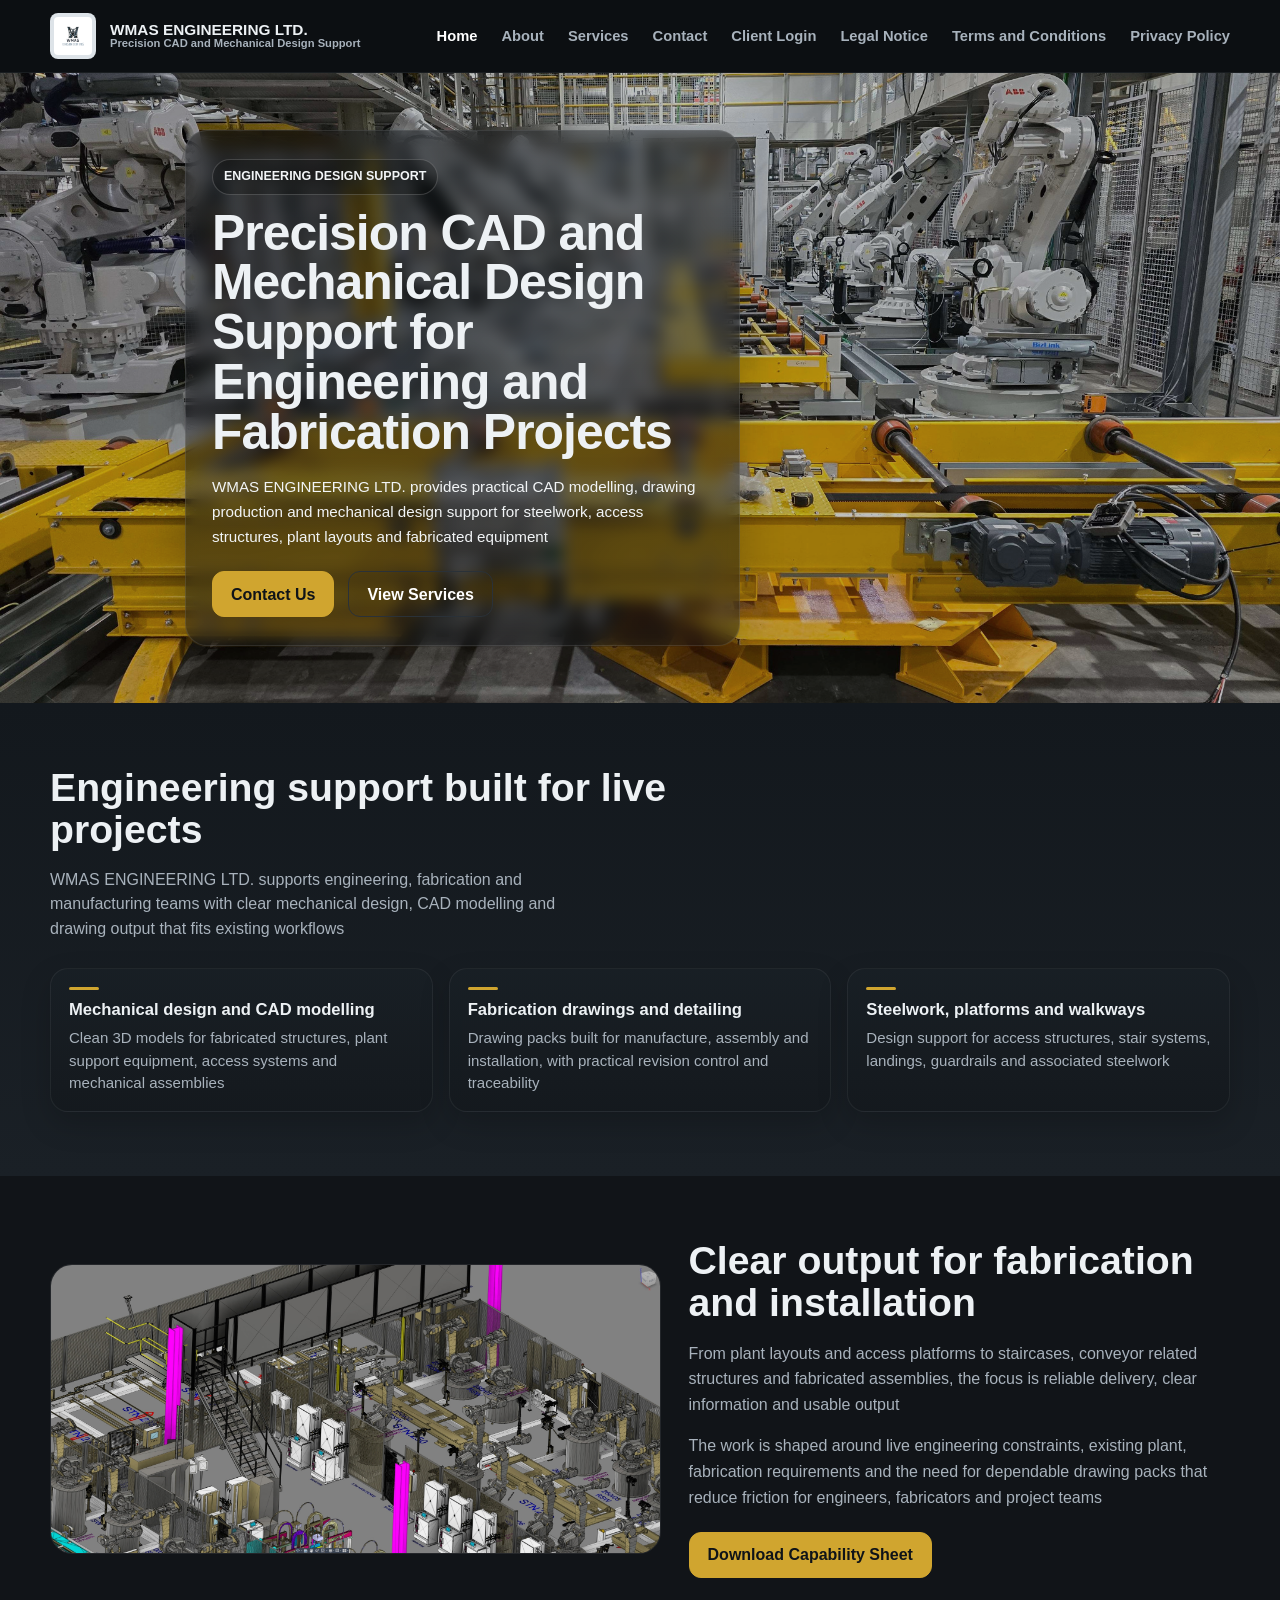
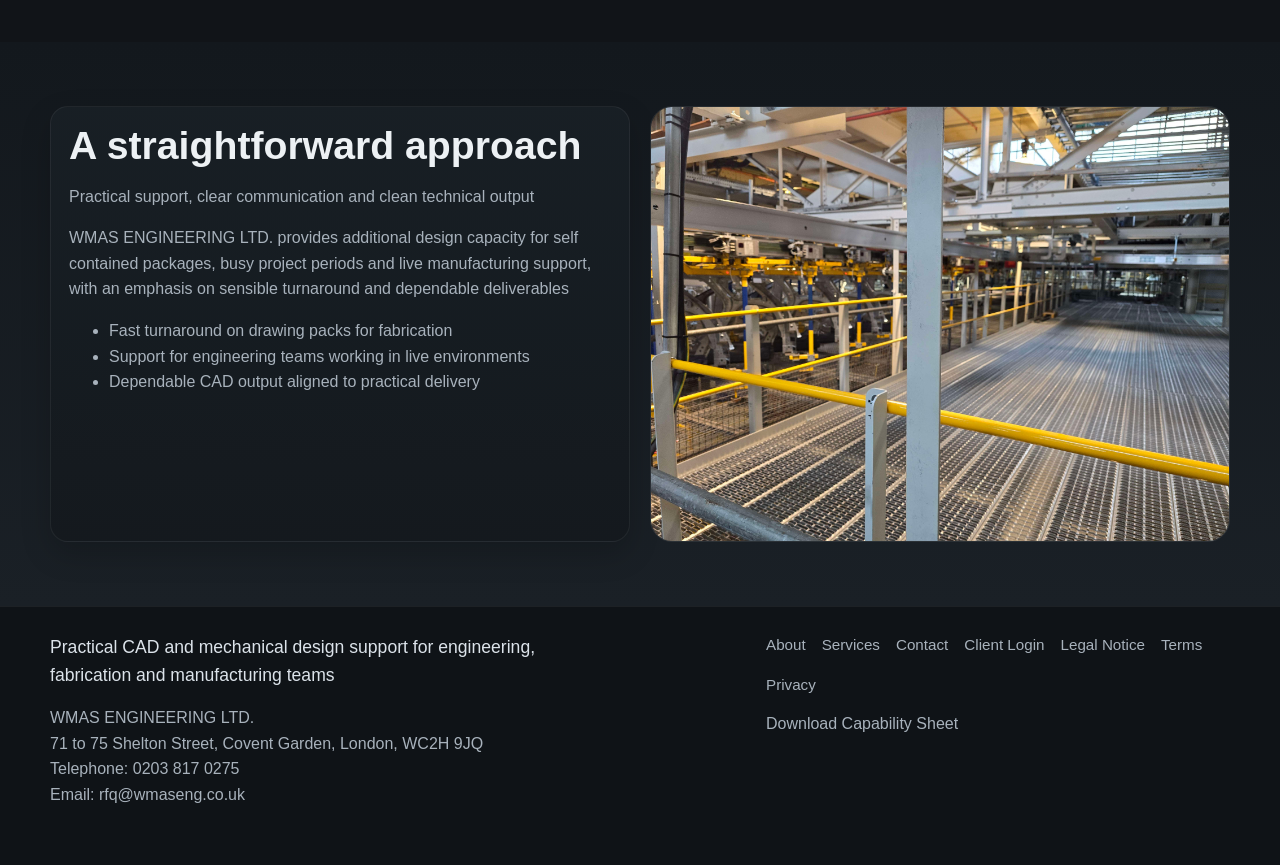
<file: index.html>
<!doctype html>
<html lang="en">
<head>
  <meta charset="utf-8">
  <meta name="viewport" content="width=device-width, initial-scale=1">
  <title>WMAS ENGINEERING LTD. | Precision CAD and Mechanical Design Support</title>
  <meta name="description" content="Precision CAD and mechanical design support for engineering, fabrication and manufacturing teams">
  <link rel="stylesheet" href="assets/css/styles.css">
</head>
<body>
  <header class="site-header">
    <div class="container header-inner">
      <a class="brand" href="index.html">
        <img src="assets/img/wmaslogo.png" alt="WMAS Engineering logo">
        <div class="brand-text">
          <strong>WMAS ENGINEERING LTD.</strong>
          <span>Precision CAD and Mechanical Design Support</span>
        </div>
      </a>
      <button class="nav-toggle" type="button" data-nav-toggle>Menu</button>
      <nav class="main-nav">
        <ul>
          <li><a href="index.html" class="active">Home</a></li>
          <li><a href="about.html">About</a></li>
          <li><a href="services.html">Services</a></li>
          <li><a href="contact.html">Contact</a></li>
          <li><a href="client-login.html">Client Login</a></li>
          <li><a href="legal-notice.html">Legal Notice</a></li>
          <li><a href="terms.html">Terms and Conditions</a></li>
          <li><a href="privacy.html">Privacy Policy</a></li>
        </ul>
      </nav>
    </div>
  </header>

  <section class="hero hero-split">
    <div class="hero-media" style="background-image:url('assets/img/hero-production-line.jpg')"></div>

    <div class="container hero-shell">
      <div class="hero-panel">
        <span class="eyebrow">Engineering design support</span>
        <h1>Precision CAD and Mechanical Design Support for Engineering and Fabrication Projects</h1>
        <p class="lead">WMAS ENGINEERING LTD. provides practical CAD modelling, drawing production and mechanical design support for steelwork, access structures, plant layouts and fabricated equipment</p>
        <div class="hero-actions">
          <a class="btn btn-primary" href="contact.html">Contact Us</a>
          <a class="btn" href="services.html">View Services</a>
        </div>
      </div>
    </div>
  </section>

  <section class="section section-alt">
    <div class="container">
      <div class="section-head">
        <h2>Engineering support built for live projects</h2>
        <p class="muted">WMAS ENGINEERING LTD. supports engineering, fabrication and manufacturing teams with clear mechanical design, CAD modelling and drawing output that fits existing workflows</p>
      </div>
      <div class="grid-3">
        <div class="feature-card">
          <h3>Mechanical design and CAD modelling</h3>
          <p class="muted">Clean 3D models for fabricated structures, plant support equipment, access systems and mechanical assemblies</p>
        </div>
        <div class="feature-card">
          <h3>Fabrication drawings and detailing</h3>
          <p class="muted">Drawing packs built for manufacture, assembly and installation, with practical revision control and traceability</p>
        </div>
        <div class="feature-card">
          <h3>Steelwork, platforms and walkways</h3>
          <p class="muted">Design support for access structures, stair systems, landings, guardrails and associated steelwork</p>
        </div>
      </div>
    </div>
  </section>

  <section class="section">
    <div class="container grid-2">
      <div class="media-card">
        <img src="assets/img/hero-automation-cad.jpg" alt="Automation cell CAD model">
      </div>
      <div>
        <h2>Clear output for fabrication and installation</h2>
        <p class="muted">From plant layouts and access platforms to staircases, conveyor related structures and fabricated assemblies, the focus is reliable delivery, clear information and usable output</p>
        <p class="muted">The work is shaped around live engineering constraints, existing plant, fabrication requirements and the need for dependable drawing packs that reduce friction for engineers, fabricators and project teams</p>
        <div class="cta-row">
          <a class="btn btn-primary" href="assets/docs/Capabilities-Sheet-WMAS.pdf" download>Download Capability Sheet</a>
        </div>
      </div>
    </div>
  </section>

  <section class="section section-alt">
    <div class="container split-panel">
      <div class="card">
        <h2>A straightforward approach</h2>
        <p class="muted">Practical support, clear communication and clean technical output</p>
        <p class="muted">WMAS ENGINEERING LTD. provides additional design capacity for self contained packages, busy project periods and live manufacturing support, with an emphasis on sensible turnaround and dependable deliverables</p>
        <ul class="muted">
          <li>Fast turnaround on drawing packs for fabrication</li>
          <li>Support for engineering teams working in live environments</li>
          <li>Dependable CAD output aligned to practical delivery</li>
        </ul>
      </div>
      <div class="media-card">
        <img src="assets/img/fabricated-output-closeup.jpg" alt="Fabricated output close up">
      </div>
    </div>
  </section>

  <footer class="site-footer">
    <div class="container footer-inner">
      <div>
        <div class="tagline">Practical CAD and mechanical design support for engineering, fabrication and manufacturing teams</div>
        <p class="small">WMAS ENGINEERING LTD.<br>71 to 75 Shelton Street, Covent Garden, London, WC2H 9JQ<br>Telephone: 0203 817 0275<br>Email: rfq@wmaseng.co.uk</p>
      </div>
      <div>
        <div class="footer-links">
          <a href="about.html">About</a>
          <a href="services.html">Services</a>
          <a href="contact.html">Contact</a>
          <a href="client-login.html">Client Login</a>
          <a href="legal-notice.html">Legal Notice</a>
          <a href="terms.html">Terms</a>
          <a href="privacy.html">Privacy</a>
        </div>
        <p class="small" style="margin-top:14px"><a href="assets/docs/Capabilities-Sheet-WMAS.pdf" download>Download Capability Sheet</a></p>
      </div>
    </div>
  </footer>

  <script src="assets/js/site.js"></script>
</body>
</html>
</file>
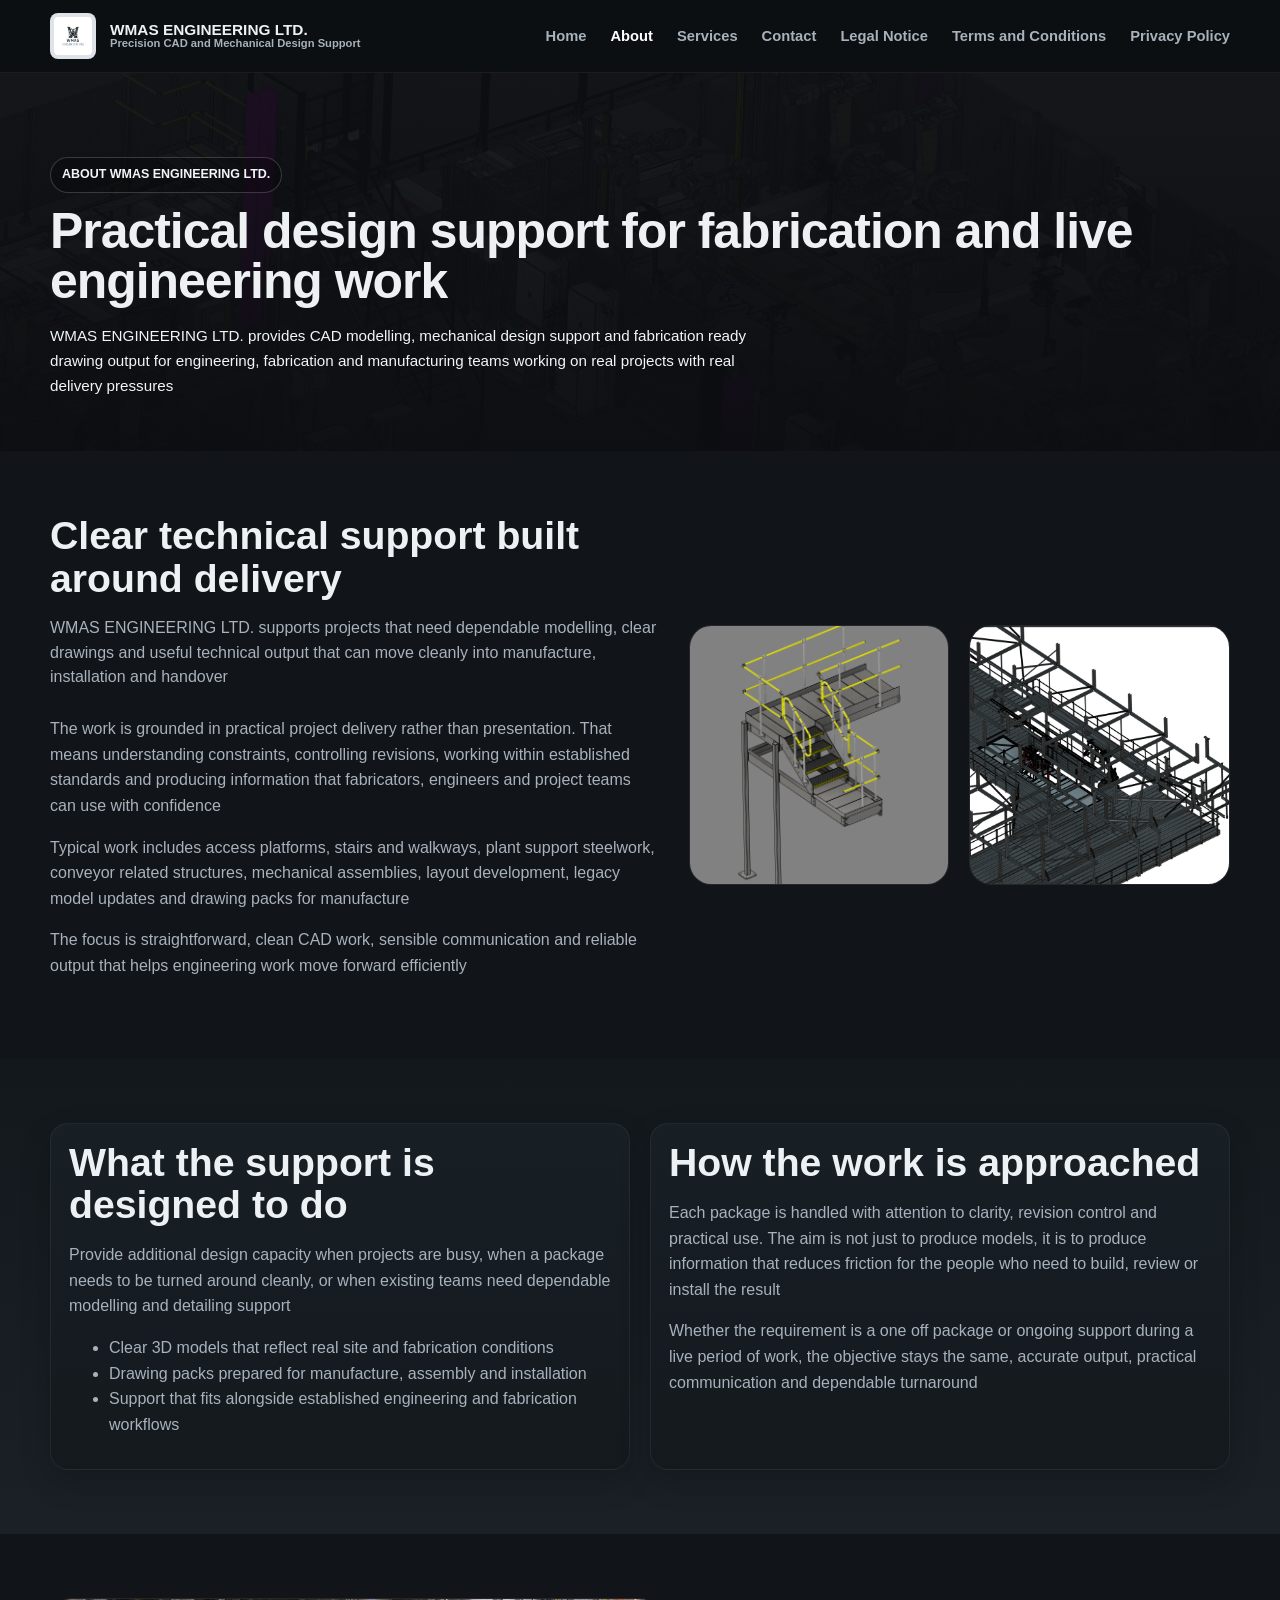
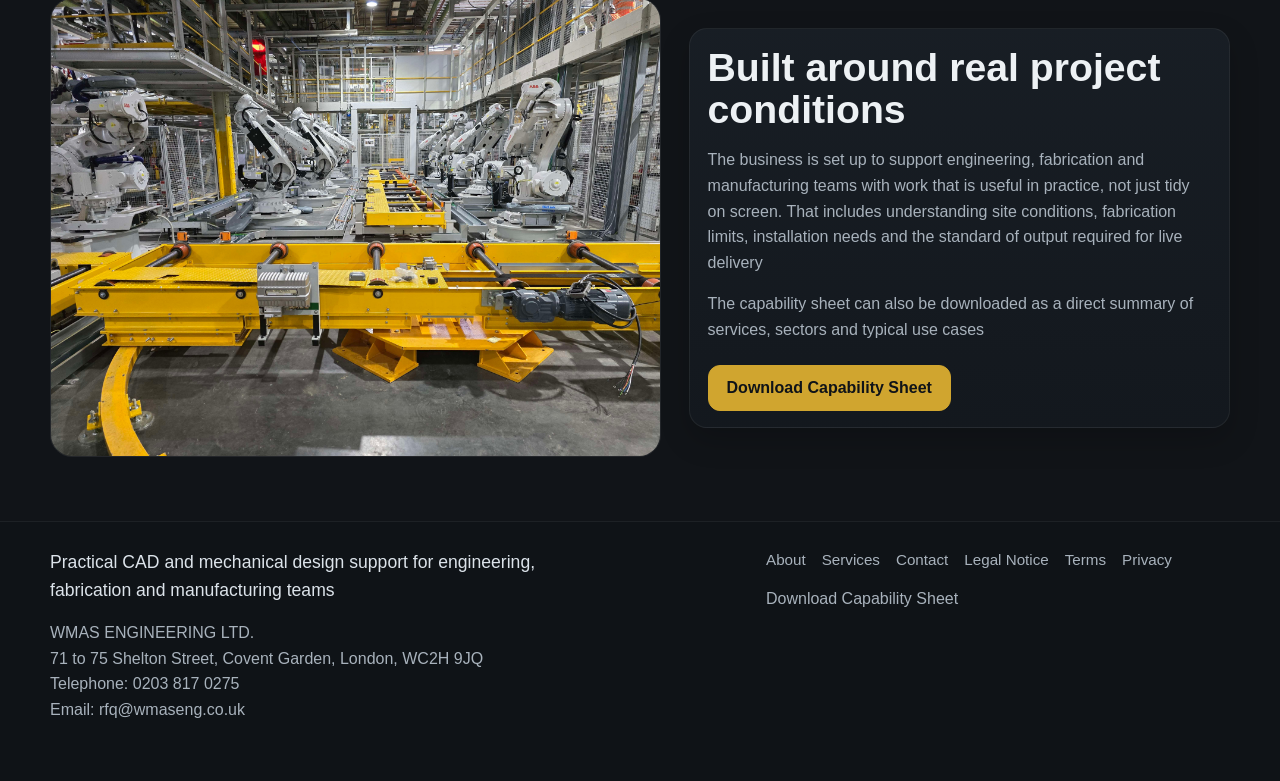
<file: about.html>
<!doctype html>
<html lang="en">
<head>
  <meta charset="utf-8">
  <meta name="viewport" content="width=device-width, initial-scale=1">
  <title>About | WMAS ENGINEERING LTD.</title>
  <link rel="stylesheet" href="assets/css/styles.css">
</head>
<body>
  <header class="site-header">
    <div class="container header-inner">
      <a class="brand" href="index.html">
        <img src="assets/img/wmaslogo.png" alt="WMAS Engineering logo">
        <div class="brand-text">
          <strong>WMAS ENGINEERING LTD.</strong>
          <span>Precision CAD and Mechanical Design Support</span>
        </div>
      </a>
      <button class="nav-toggle" type="button" data-nav-toggle>Menu</button>
      <nav class="main-nav">
        <ul>
          <li><a href="index.html">Home</a></li>
          <li><a href="about.html" class="active">About</a></li>
          <li><a href="services.html">Services</a></li>
          <li><a href="contact.html">Contact</a></li>
          <li><a href="legal-notice.html">Legal Notice</a></li>
          <li><a href="terms.html">Terms and Conditions</a></li>
          <li><a href="privacy.html">Privacy Policy</a></li>
        </ul>
      </nav>
    </div>
  </header>

  <section class="page-hero">
    <div class="bg" style="background-image:url('assets/img/hero-automation-cad.jpg')"></div>
    <div class="container">
      <span class="eyebrow">About WMAS ENGINEERING LTD.</span>
      <h1>Practical design support for fabrication and live engineering work</h1>
<p class="lead" style="max-width:86ch">WMAS ENGINEERING LTD. provides CAD modelling, mechanical design support and fabrication ready drawing output for engineering, fabrication and manufacturing teams working on real projects with real delivery pressures</p>
    </div>
  </section>

  <section class="section page-about">
    <div class="container grid-2">
      <div>
<div class="section-head" style="max-width:760px">
  <h2>Clear technical support built around delivery</h2>
  <p class="muted" style="max-width:72ch">WMAS ENGINEERING LTD. supports projects that need dependable modelling, clear drawings and useful technical output that can move cleanly into manufacture, installation and handover</p>
</div>

        <p class="muted">The work is grounded in practical project delivery rather than presentation. That means understanding constraints, controlling revisions, working within established standards and producing information that fabricators, engineers and project teams can use with confidence</p>

        <p class="muted">Typical work includes access platforms, stairs and walkways, plant support steelwork, conveyor related structures, mechanical assemblies, layout development, legacy model updates and drawing packs for manufacture</p>

        <p class="muted">The focus is straightforward, clean CAD work, sensible communication and reliable output that helps engineering work move forward efficiently</p>
      </div>

      <div class="split-panel">
        <div class="media-card">
          <img src="assets/img/platform-stairs-model.png" alt="Platform and stairs CAD model">
        </div>
        <div class="media-card">
          <img src="assets/img/sliding-maintenance-platform.png" alt="Sliding maintenance platform model">
        </div>
      </div>
    </div>
  </section>

  <section class="section section-alt">
    <div class="container split-panel">
      <div class="card">
        <h2>What the support is designed to do</h2>
        <p class="muted">Provide additional design capacity when projects are busy, when a package needs to be turned around cleanly, or when existing teams need dependable modelling and detailing support</p>
        <ul class="muted">
          <li>Clear 3D models that reflect real site and fabrication conditions</li>
          <li>Drawing packs prepared for manufacture, assembly and installation</li>
          <li>Support that fits alongside established engineering and fabrication workflows</li>
        </ul>
      </div>

      <div class="card">
        <h2>How the work is approached</h2>
        <p class="muted">Each package is handled with attention to clarity, revision control and practical use. The aim is not just to produce models, it is to produce information that reduces friction for the people who need to build, review or install the result</p>
        <p class="muted">Whether the requirement is a one off package or ongoing support during a live period of work, the objective stays the same, accurate output, practical communication and dependable turnaround</p>
      </div>
    </div>
  </section>

  <section class="section">
    <div class="container grid-2">
      <div class="media-card">
        <img src="assets/img/hero-production-line.jpg" alt="Installed production line">
      </div>

      <div class="card">
        <h2>Built around real project conditions</h2>
        <p class="muted">The business is set up to support engineering, fabrication and manufacturing teams with work that is useful in practice, not just tidy on screen. That includes understanding site conditions, fabrication limits, installation needs and the standard of output required for live delivery</p>
        <p class="muted">The capability sheet can also be downloaded as a direct summary of services, sectors and typical use cases</p>
        <div class="cta-row">
          <a class="btn btn-primary" href="assets/docs/Capabilities-Sheet-WMAS.pdf" download>Download Capability Sheet</a>
        </div>
      </div>
    </div>
  </section>

  <footer class="site-footer">
    <div class="container footer-inner">
      <div>
        <div class="tagline">Practical CAD and mechanical design support for engineering, fabrication and manufacturing teams</div>
        <p class="small">WMAS ENGINEERING LTD.<br>71 to 75 Shelton Street, Covent Garden, London, WC2H 9JQ<br>Telephone: 0203 817 0275<br>Email: rfq@wmaseng.co.uk</p>
      </div>
      <div>
        <div class="footer-links">
          <a href="about.html">About</a>
          <a href="services.html">Services</a>
          <a href="contact.html">Contact</a>
          <a href="legal-notice.html">Legal Notice</a>
          <a href="terms.html">Terms</a>
          <a href="privacy.html">Privacy</a>
        </div>
        <p class="small" style="margin-top:14px"><a href="assets/docs/Capabilities-Sheet-WMAS.pdf" download>Download Capability Sheet</a></p>
      </div>
    </div>
  </footer>

  <script src="assets/js/site.js"></script>
</body>
</html>
</file>
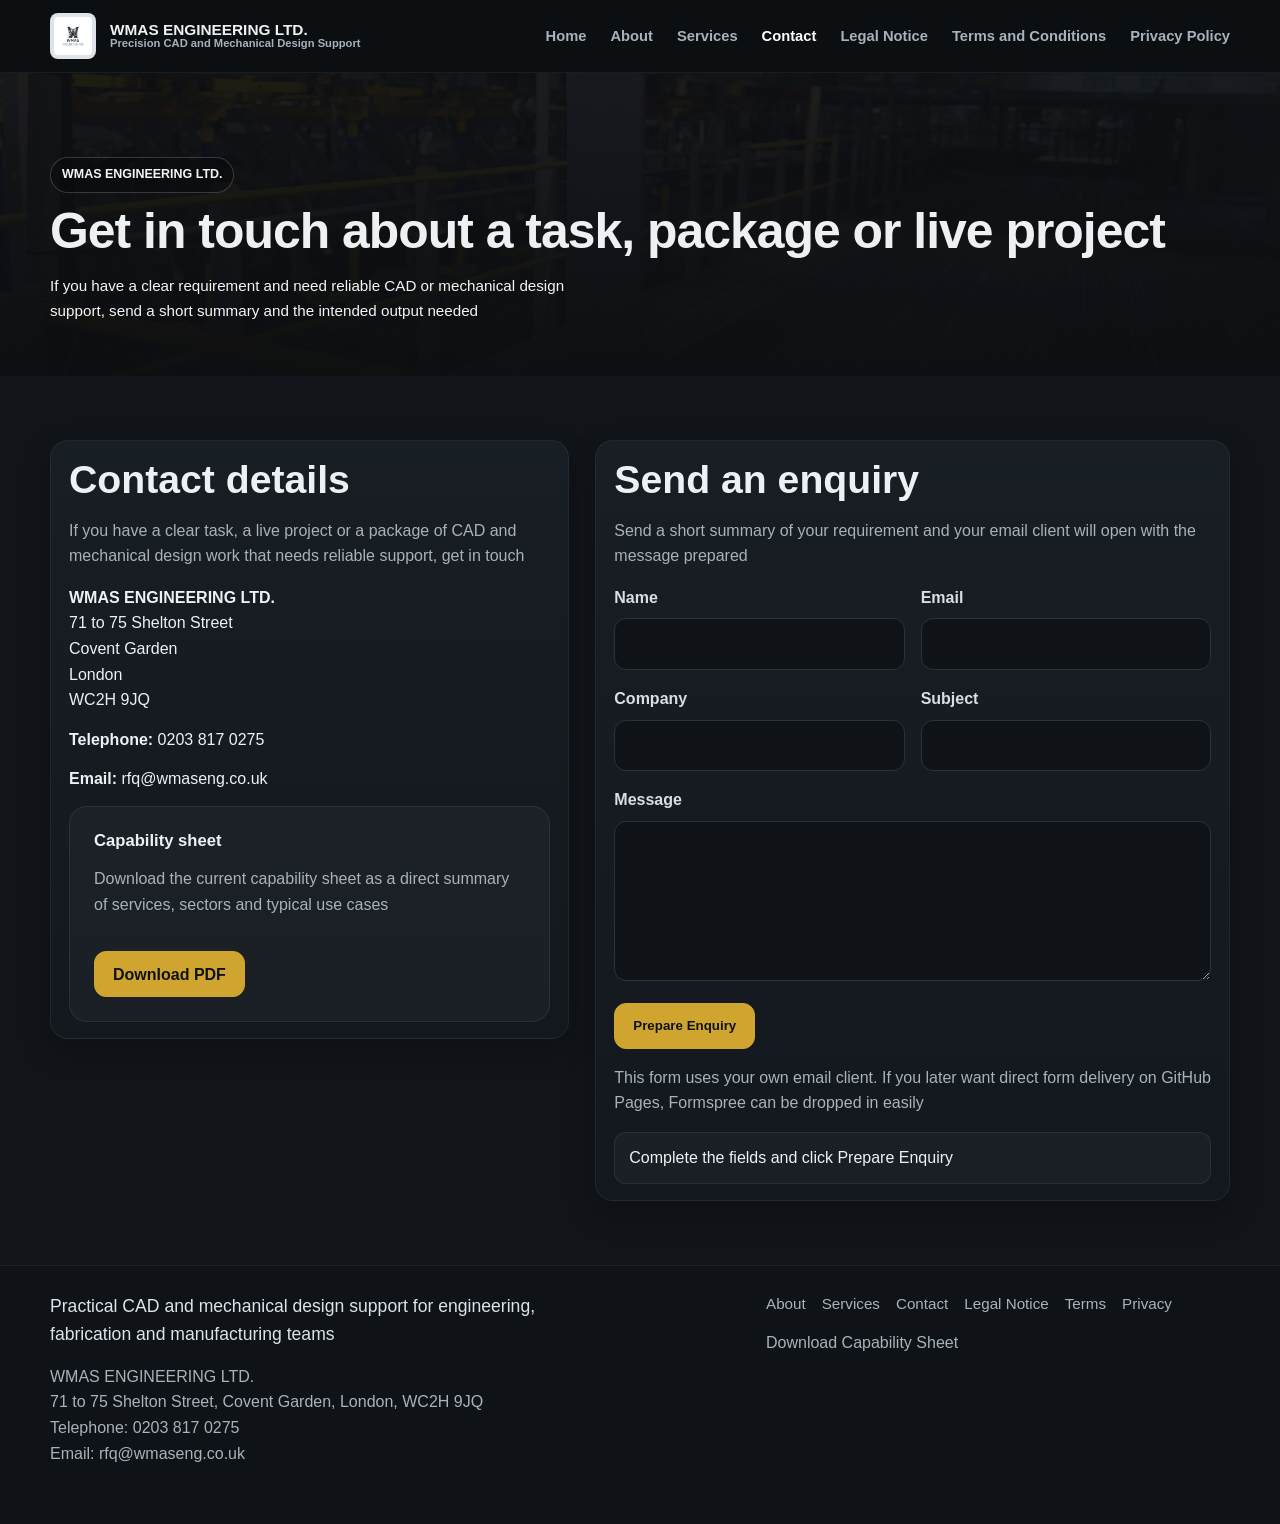
<file: contact.html>
<!doctype html><html lang="en"><head><meta charset="utf-8"><meta name="viewport" content="width=device-width, initial-scale=1"><title>Contact | WMAS ENGINEERING LTD.</title><link rel="stylesheet" href="assets/css/styles.css"></head><body><header class="site-header"><div class="container header-inner"><a class="brand" href="index.html"><img src="assets/img/wmaslogo.png" alt="WMAS Engineering logo"><div class="brand-text"><strong>WMAS ENGINEERING LTD.</strong><span>Precision CAD and Mechanical Design Support</span></div></a><button class="nav-toggle" type="button" data-nav-toggle>Menu</button><nav class="main-nav"><ul><li><a href="index.html" class="">Home</a></li><li><a href="about.html" class="">About</a></li><li><a href="services.html" class="">Services</a></li><li><a href="contact.html" class="active">Contact</a></li><li><a href="legal-notice.html" class="">Legal Notice</a></li><li><a href="terms.html" class="">Terms and Conditions</a></li><li><a href="privacy.html" class="">Privacy Policy</a></li></ul></nav></div></header><section class="page-hero"><div class="bg" style="background-image:url('assets/img/fabricated-output-closeup.jpg')"></div><div class="container"><span class="eyebrow">WMAS ENGINEERING LTD.</span><h1>Get in touch about a task, package or live project</h1><p class="lead">If you have a clear requirement and need reliable CAD or mechanical design support, send a short summary and the intended output needed</p></div></section><section class="section"><div class="container contact-wrap"><div class="info-panel"><h2>Contact details</h2><p class="muted">If you have a clear task, a live project or a package of CAD and mechanical design work that needs reliable support, get in touch</p><div class="contact-meta"><p><strong>WMAS ENGINEERING LTD.</strong><br>71 to 75 Shelton Street<br>Covent Garden<br>London<br>WC2H 9JQ</p><p><strong>Telephone:</strong> 0203 817 0275</p><p><strong>Email:</strong> <a href="mailto:rfq@wmaseng.co.uk">rfq@wmaseng.co.uk</a></p></div><div class="download-box"><div><h3>Capability sheet</h3><p class="muted">Download the current capability sheet as a direct summary of services, sectors and typical use cases</p></div><a class="btn btn-primary" href="assets/docs/Capabilities-Sheet-WMAS.pdf" download>Download PDF</a></div></div><div class="form-panel"><h2>Send an enquiry</h2><p class="muted">Send a short summary of your requirement and your email client will open with the message prepared</p><form id="contactForm"><div class="form-grid"><div class="form-group"><label for="name">Name</label><input id="name" name="name" required></div><div class="form-group"><label for="email">Email</label><input id="email" name="email" type="email" required></div><div class="form-group"><label for="company">Company</label><input id="company" name="company"></div><div class="form-group"><label for="subject">Subject</label><input id="subject" name="subject" required></div><div class="form-group full"><label for="message">Message</label><textarea id="message" name="message" required></textarea></div></div><div class="cta-row"><button class="btn btn-primary" type="submit">Prepare Enquiry</button></div><p class="small">This form uses your own email client. If you later want direct form delivery on GitHub Pages, Formspree can be dropped in easily</p><div class="notice" id="formStatus">Complete the fields and click Prepare Enquiry</div></form></div></div></section><footer class="site-footer"><div class="container footer-inner"><div><div class="tagline">Practical CAD and mechanical design support for engineering, fabrication and manufacturing teams</div><p class="small">WMAS ENGINEERING LTD.<br>71 to 75 Shelton Street, Covent Garden, London, WC2H 9JQ<br>Telephone: 0203 817 0275<br>Email: rfq@wmaseng.co.uk</p></div><div><div class="footer-links"><a href="about.html">About</a><a href="services.html">Services</a><a href="contact.html">Contact</a><a href="legal-notice.html">Legal Notice</a><a href="terms.html">Terms</a><a href="privacy.html">Privacy</a></div><p class="small" style="margin-top:14px"><a href="assets/docs/Capabilities-Sheet-WMAS.pdf" download>Download Capability Sheet</a></p></div></div></footer><script src="assets/js/site.js"></script></body></html>
</file>
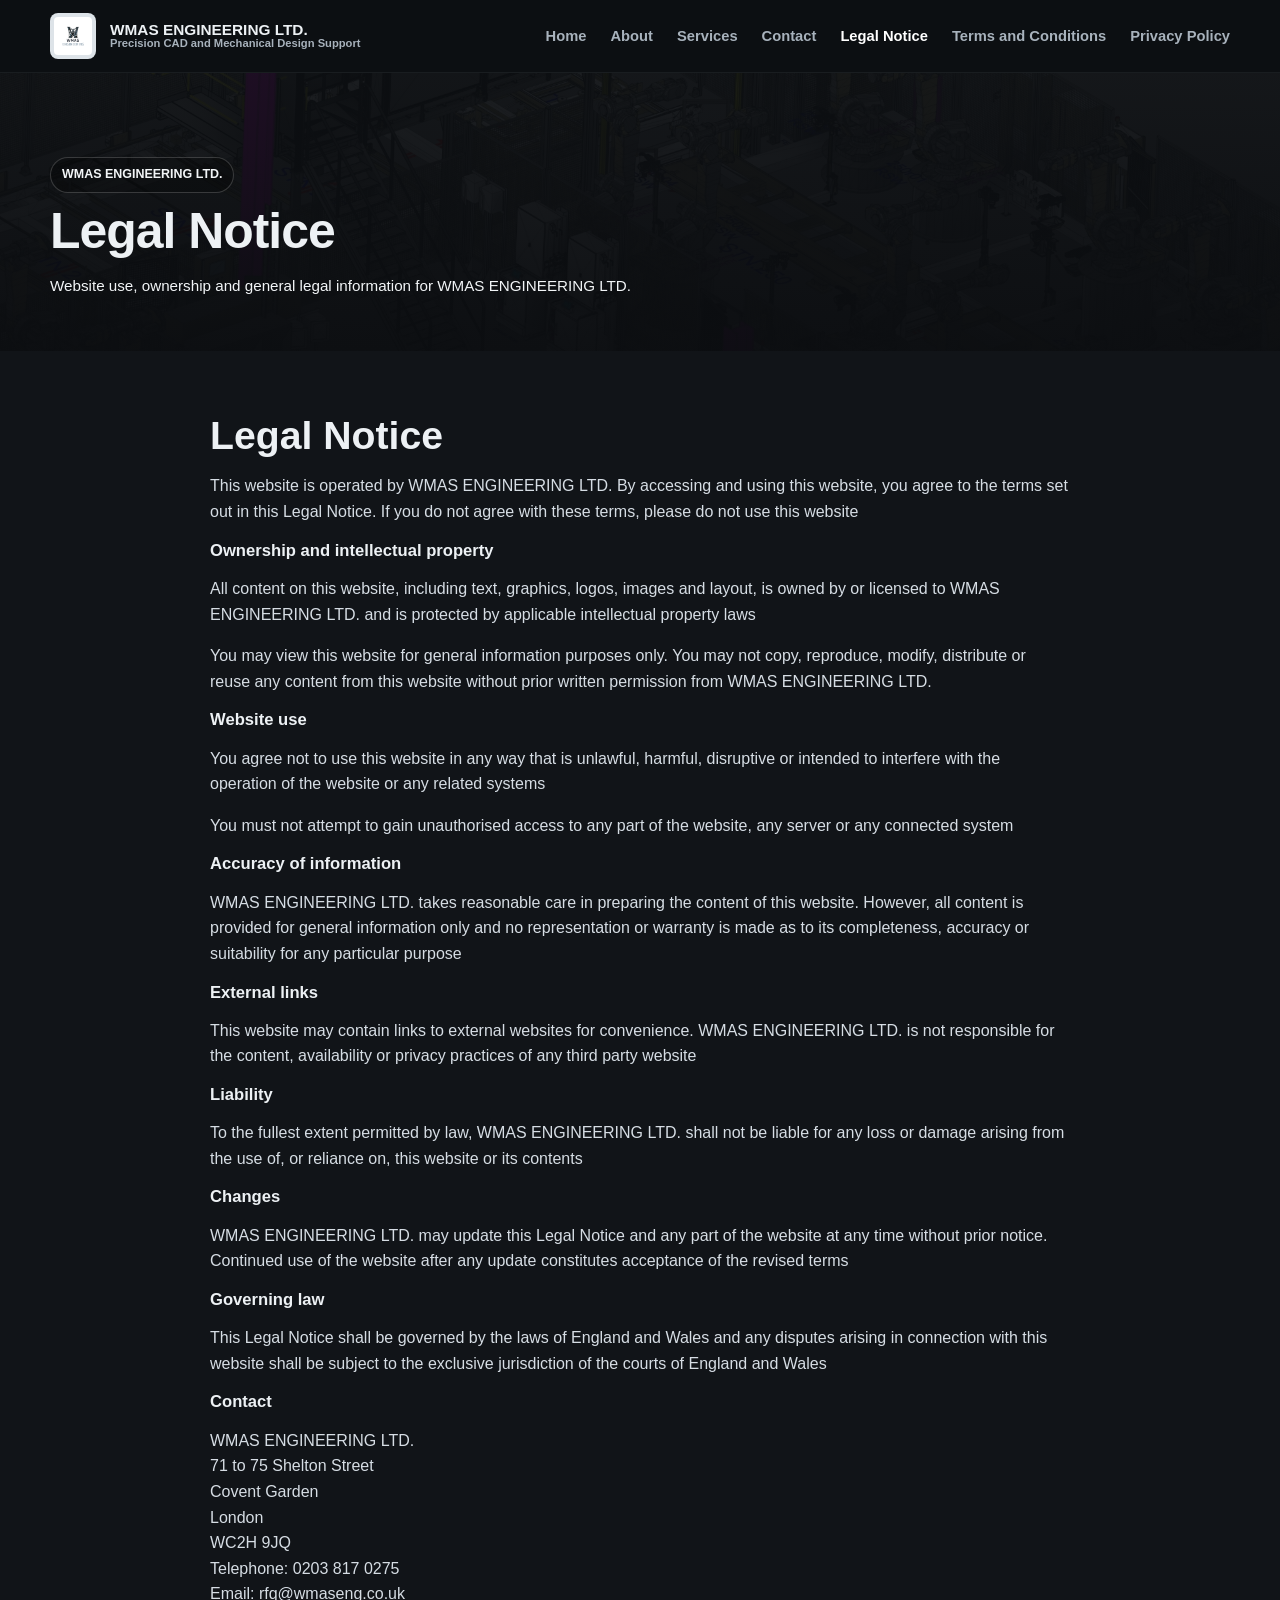
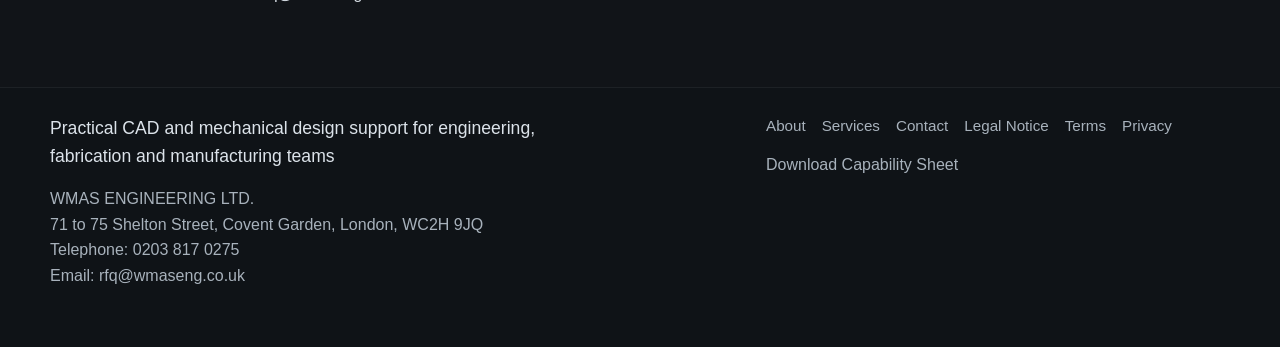
<file: legal-notice.html>
<!doctype html>
<html lang="en">
<head>
  <meta charset="utf-8">
  <meta name="viewport" content="width=device-width, initial-scale=1">
  <title>Legal Notice | WMAS ENGINEERING LTD.</title>
  <link rel="stylesheet" href="assets/css/styles.css">
</head>
<body>
  <header class="site-header">
    <div class="container header-inner">
      <a class="brand" href="index.html">
        <img src="assets/img/wmaslogo.png" alt="WMAS Engineering logo">
        <div class="brand-text">
          <strong>WMAS ENGINEERING LTD.</strong>
          <span>Precision CAD and Mechanical Design Support</span>
        </div>
      </a>
      <button class="nav-toggle" type="button" data-nav-toggle>Menu</button>
      <nav class="main-nav">
        <ul>
          <li><a href="index.html">Home</a></li>
          <li><a href="about.html">About</a></li>
          <li><a href="services.html">Services</a></li>
          <li><a href="contact.html">Contact</a></li>
          <li><a href="legal-notice.html" class="active">Legal Notice</a></li>
          <li><a href="terms.html">Terms and Conditions</a></li>
          <li><a href="privacy.html">Privacy Policy</a></li>
        </ul>
      </nav>
    </div>
  </header>

  <section class="page-hero">
    <div class="bg" style="background-image:url('assets/img/hero-automation-cad.jpg')"></div>
    <div class="container">
      <span class="eyebrow">WMAS ENGINEERING LTD.</span>
      <h1>Legal Notice</h1>
      <p class="lead" style="max-width:82ch">Website use, ownership and general legal information for WMAS ENGINEERING LTD.</p>
    </div>
  </section>

  <section class="section">
    <div class="container reading">
      <h2>Legal Notice</h2>

      <p>This website is operated by WMAS ENGINEERING LTD. By accessing and using this website, you agree to the terms set out in this Legal Notice. If you do not agree with these terms, please do not use this website</p>

      <h3>Ownership and intellectual property</h3>
      <p>All content on this website, including text, graphics, logos, images and layout, is owned by or licensed to WMAS ENGINEERING LTD. and is protected by applicable intellectual property laws</p>
      <p>You may view this website for general information purposes only. You may not copy, reproduce, modify, distribute or reuse any content from this website without prior written permission from WMAS ENGINEERING LTD.</p>

      <h3>Website use</h3>
      <p>You agree not to use this website in any way that is unlawful, harmful, disruptive or intended to interfere with the operation of the website or any related systems</p>
      <p>You must not attempt to gain unauthorised access to any part of the website, any server or any connected system</p>

      <h3>Accuracy of information</h3>
      <p>WMAS ENGINEERING LTD. takes reasonable care in preparing the content of this website. However, all content is provided for general information only and no representation or warranty is made as to its completeness, accuracy or suitability for any particular purpose</p>

      <h3>External links</h3>
      <p>This website may contain links to external websites for convenience. WMAS ENGINEERING LTD. is not responsible for the content, availability or privacy practices of any third party website</p>

      <h3>Liability</h3>
      <p>To the fullest extent permitted by law, WMAS ENGINEERING LTD. shall not be liable for any loss or damage arising from the use of, or reliance on, this website or its contents</p>

      <h3>Changes</h3>
      <p>WMAS ENGINEERING LTD. may update this Legal Notice and any part of the website at any time without prior notice. Continued use of the website after any update constitutes acceptance of the revised terms</p>

      <h3>Governing law</h3>
      <p>This Legal Notice shall be governed by the laws of England and Wales and any disputes arising in connection with this website shall be subject to the exclusive jurisdiction of the courts of England and Wales</p>

      <h3>Contact</h3>
      <p>WMAS ENGINEERING LTD.<br>71 to 75 Shelton Street<br>Covent Garden<br>London<br>WC2H 9JQ<br>Telephone: 0203 817 0275<br>Email: rfq@wmaseng.co.uk</p>
    </div>
  </section>

  <footer class="site-footer">
    <div class="container footer-inner">
      <div>
        <div class="tagline">Practical CAD and mechanical design support for engineering, fabrication and manufacturing teams</div>
        <p class="small">WMAS ENGINEERING LTD.<br>71 to 75 Shelton Street, Covent Garden, London, WC2H 9JQ<br>Telephone: 0203 817 0275<br>Email: rfq@wmaseng.co.uk</p>
      </div>
      <div>
        <div class="footer-links">
          <a href="about.html">About</a>
          <a href="services.html">Services</a>
          <a href="contact.html">Contact</a>
          <a href="legal-notice.html">Legal Notice</a>
          <a href="terms.html">Terms</a>
          <a href="privacy.html">Privacy</a>
        </div>
        <p class="small" style="margin-top:14px"><a href="assets/docs/Capabilities-Sheet-WMAS.pdf" download>Download Capability Sheet</a></p>
      </div>
    </div>
  </footer>

  <script src="assets/js/site.js"></script>
</body>
</html>
</file>
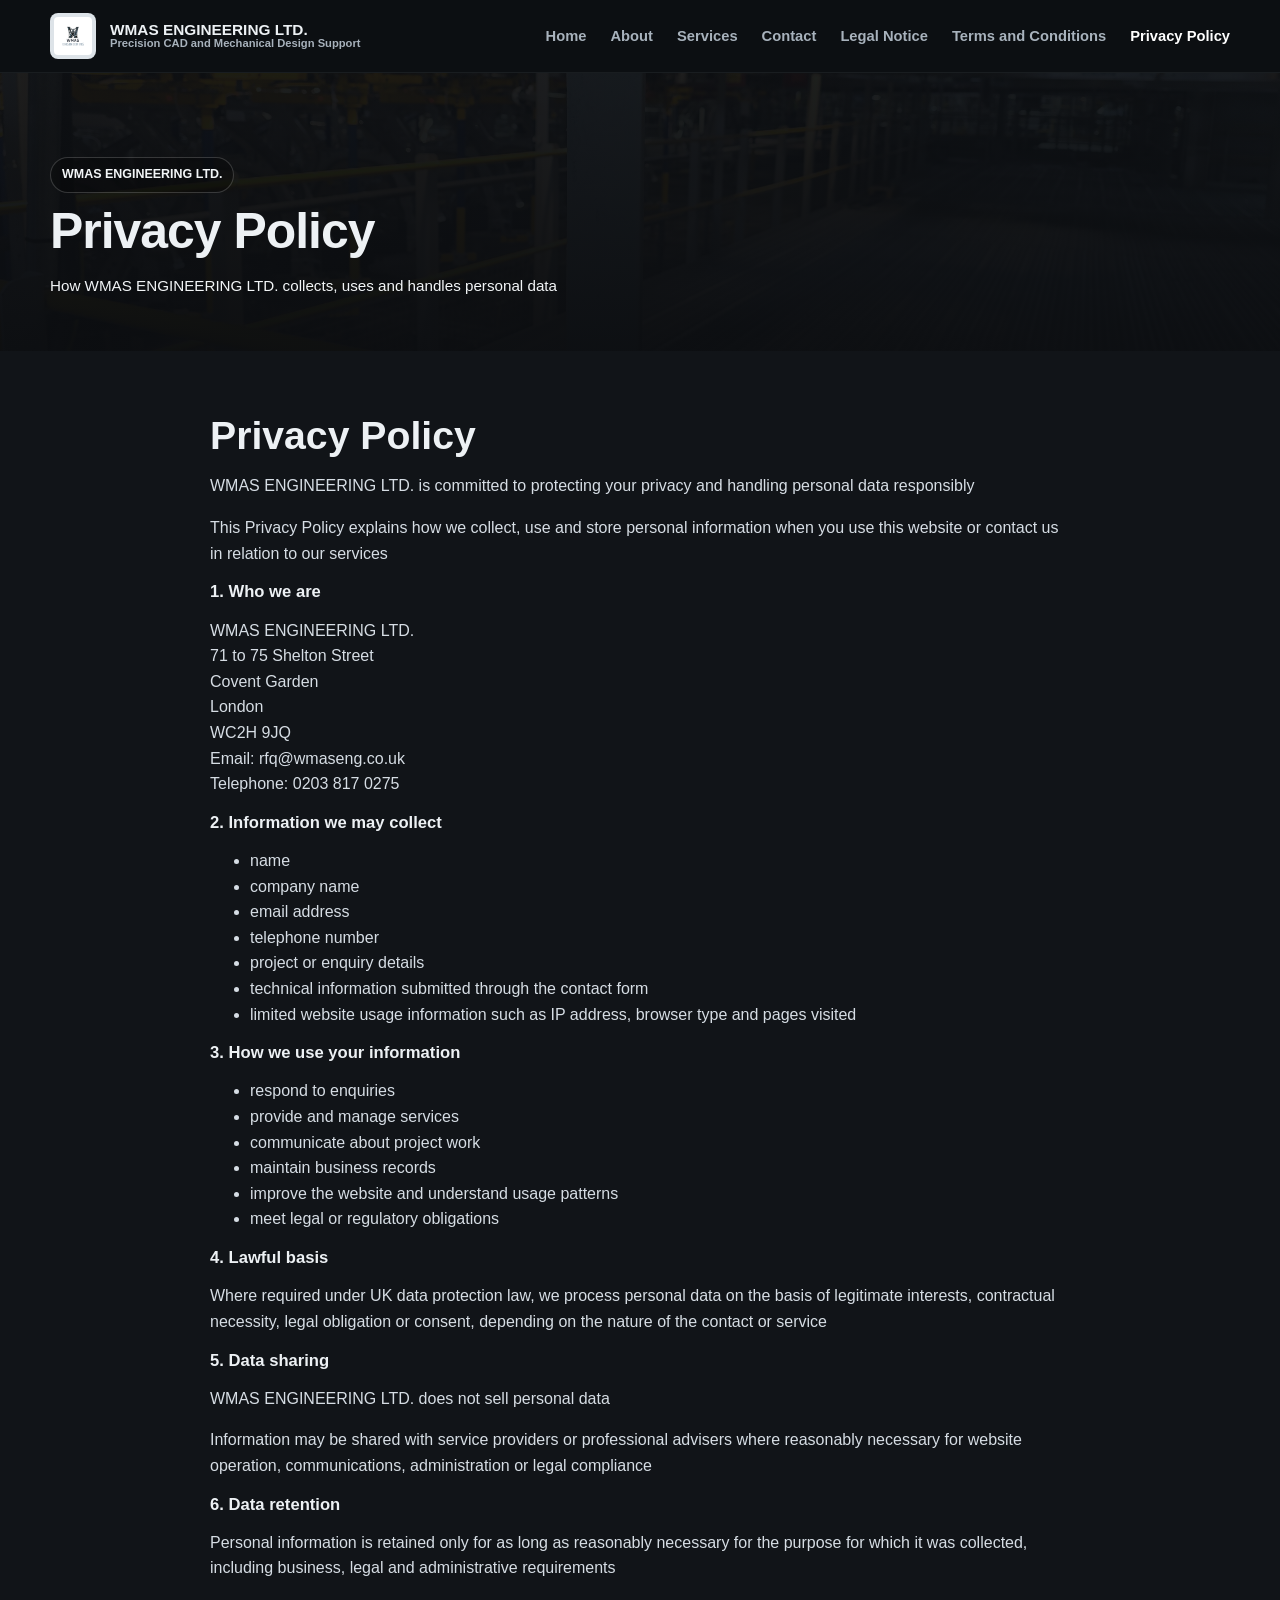
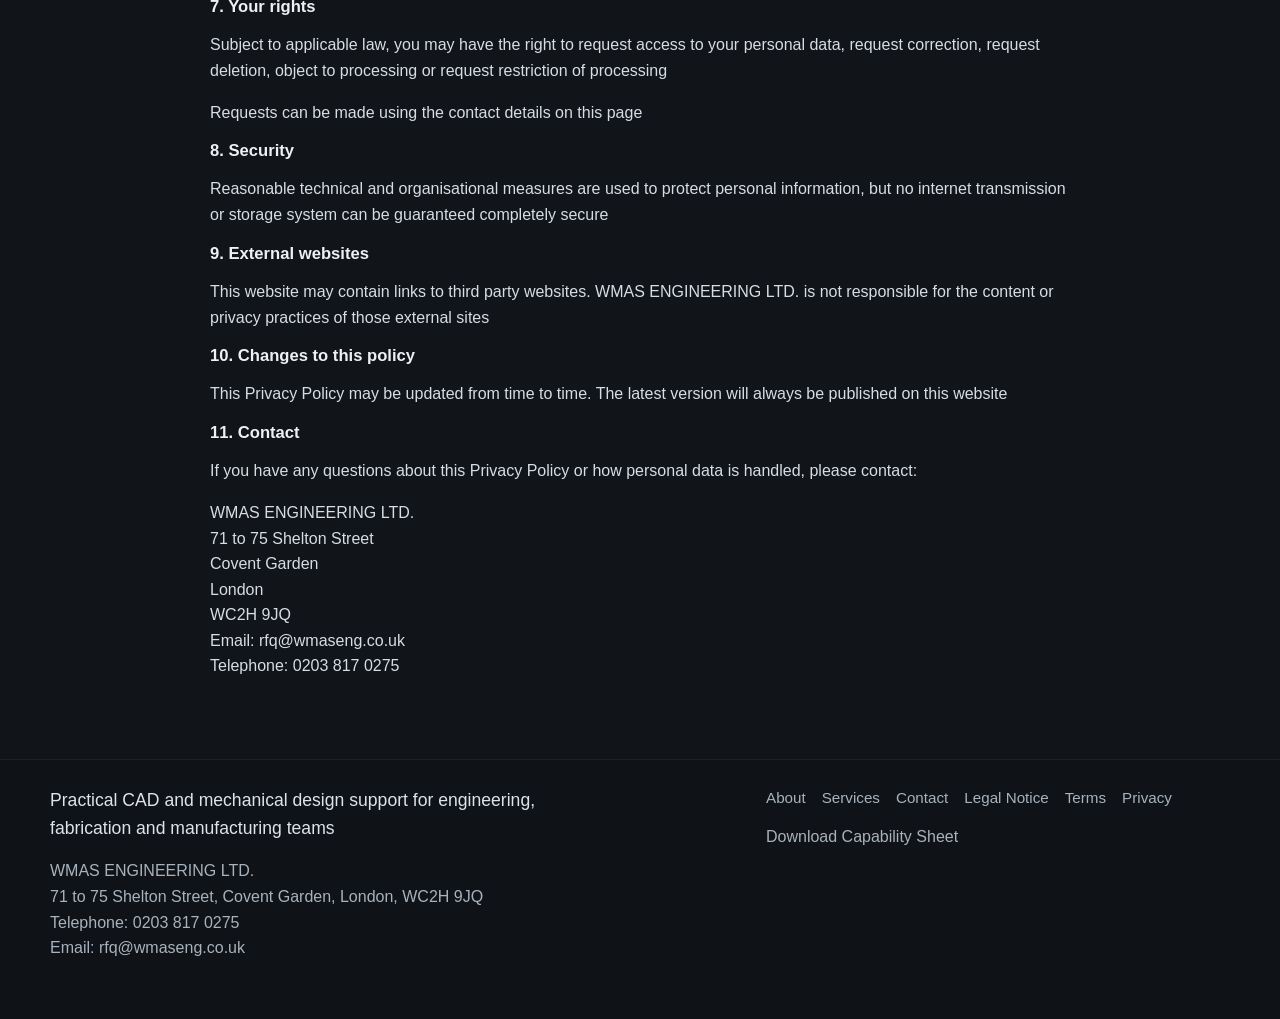
<file: privacy.html>
<!doctype html><html lang="en"><head><meta charset="utf-8"><meta name="viewport" content="width=device-width, initial-scale=1"><title>Privacy Policy | WMAS ENGINEERING LTD.</title><link rel="stylesheet" href="assets/css/styles.css"></head><body><header class="site-header"><div class="container header-inner"><a class="brand" href="index.html"><img src="assets/img/wmaslogo.png" alt="WMAS Engineering logo"><div class="brand-text"><strong>WMAS ENGINEERING LTD.</strong><span>Precision CAD and Mechanical Design Support</span></div></a><button class="nav-toggle" type="button" data-nav-toggle>Menu</button><nav class="main-nav"><ul><li><a href="index.html" class="">Home</a></li><li><a href="about.html" class="">About</a></li><li><a href="services.html" class="">Services</a></li><li><a href="contact.html" class="">Contact</a></li><li><a href="legal-notice.html" class="">Legal Notice</a></li><li><a href="terms.html" class="">Terms and Conditions</a></li><li><a href="privacy.html" class="active">Privacy Policy</a></li></ul></nav></div></header><section class="page-hero"><div class="bg" style="background-image:url('assets/img/fabricated-output-closeup.jpg')"></div><div class="container"><span class="eyebrow">WMAS ENGINEERING LTD.</span><h1>Privacy Policy</h1><p class="lead">How WMAS ENGINEERING LTD. collects, uses and handles personal data</p></div></section><section class='section'><div class='container reading'><h2>Privacy Policy</h2><p>WMAS ENGINEERING LTD. is committed to protecting your privacy and handling personal data responsibly</p><p>This Privacy Policy explains how we collect, use and store personal information when you use this website or contact us in relation to our services</p><h3>1. Who we are</h3><p>WMAS ENGINEERING LTD.<br>71 to 75 Shelton Street<br>Covent Garden<br>London<br>WC2H 9JQ<br>Email: rfq@wmaseng.co.uk<br>Telephone: 0203 817 0275</p><h3>2. Information we may collect</h3><ul><li>name</li><li>company name</li><li>email address</li><li>telephone number</li><li>project or enquiry details</li><li>technical information submitted through the contact form</li><li>limited website usage information such as IP address, browser type and pages visited</li></ul><h3>3. How we use your information</h3><ul><li>respond to enquiries</li><li>provide and manage services</li><li>communicate about project work</li><li>maintain business records</li><li>improve the website and understand usage patterns</li><li>meet legal or regulatory obligations</li></ul><h3>4. Lawful basis</h3><p>Where required under UK data protection law, we process personal data on the basis of legitimate interests, contractual necessity, legal obligation or consent, depending on the nature of the contact or service</p><h3>5. Data sharing</h3><p>WMAS ENGINEERING LTD. does not sell personal data</p><p>Information may be shared with service providers or professional advisers where reasonably necessary for website operation, communications, administration or legal compliance</p><h3>6. Data retention</h3><p>Personal information is retained only for as long as reasonably necessary for the purpose for which it was collected, including business, legal and administrative requirements</p><h3>7. Your rights</h3><p>Subject to applicable law, you may have the right to request access to your personal data, request correction, request deletion, object to processing or request restriction of processing</p><p>Requests can be made using the contact details on this page</p><h3>8. Security</h3><p>Reasonable technical and organisational measures are used to protect personal information, but no internet transmission or storage system can be guaranteed completely secure</p><h3>9. External websites</h3><p>This website may contain links to third party websites. WMAS ENGINEERING LTD. is not responsible for the content or privacy practices of those external sites</p><h3>10. Changes to this policy</h3><p>This Privacy Policy may be updated from time to time. The latest version will always be published on this website</p><h3>11. Contact</h3><p>If you have any questions about this Privacy Policy or how personal data is handled, please contact:</p><p>WMAS ENGINEERING LTD.<br>71 to 75 Shelton Street<br>Covent Garden<br>London<br>WC2H 9JQ<br>Email: rfq@wmaseng.co.uk<br>Telephone: 0203 817 0275</p></div></section><footer class="site-footer"><div class="container footer-inner"><div><div class="tagline">Practical CAD and mechanical design support for engineering, fabrication and manufacturing teams</div><p class="small">WMAS ENGINEERING LTD.<br>71 to 75 Shelton Street, Covent Garden, London, WC2H 9JQ<br>Telephone: 0203 817 0275<br>Email: rfq@wmaseng.co.uk</p></div><div><div class="footer-links"><a href="about.html">About</a><a href="services.html">Services</a><a href="contact.html">Contact</a><a href="legal-notice.html">Legal Notice</a><a href="terms.html">Terms</a><a href="privacy.html">Privacy</a></div><p class="small" style="margin-top:14px"><a href="assets/docs/Capabilities-Sheet-WMAS.pdf" download>Download Capability Sheet</a></p></div></div></footer><script src="assets/js/site.js"></script></body></html>
</file>
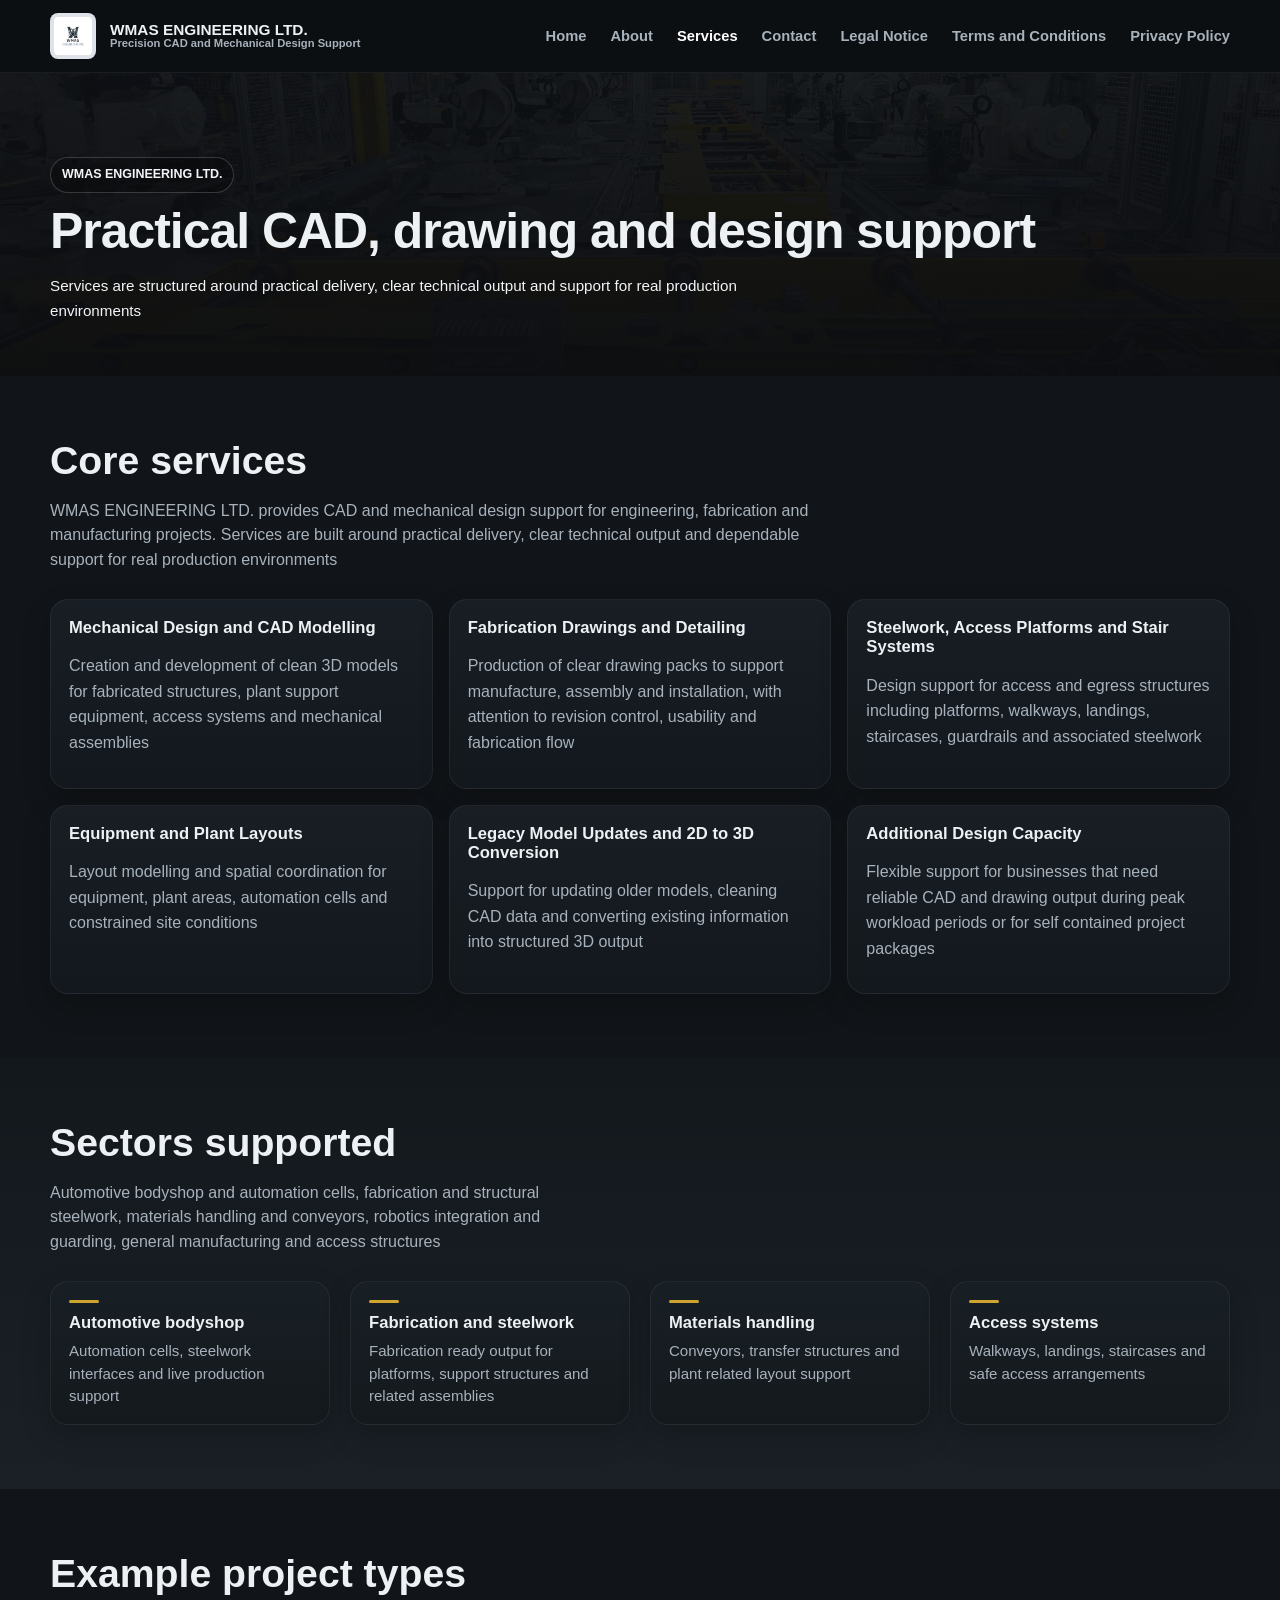
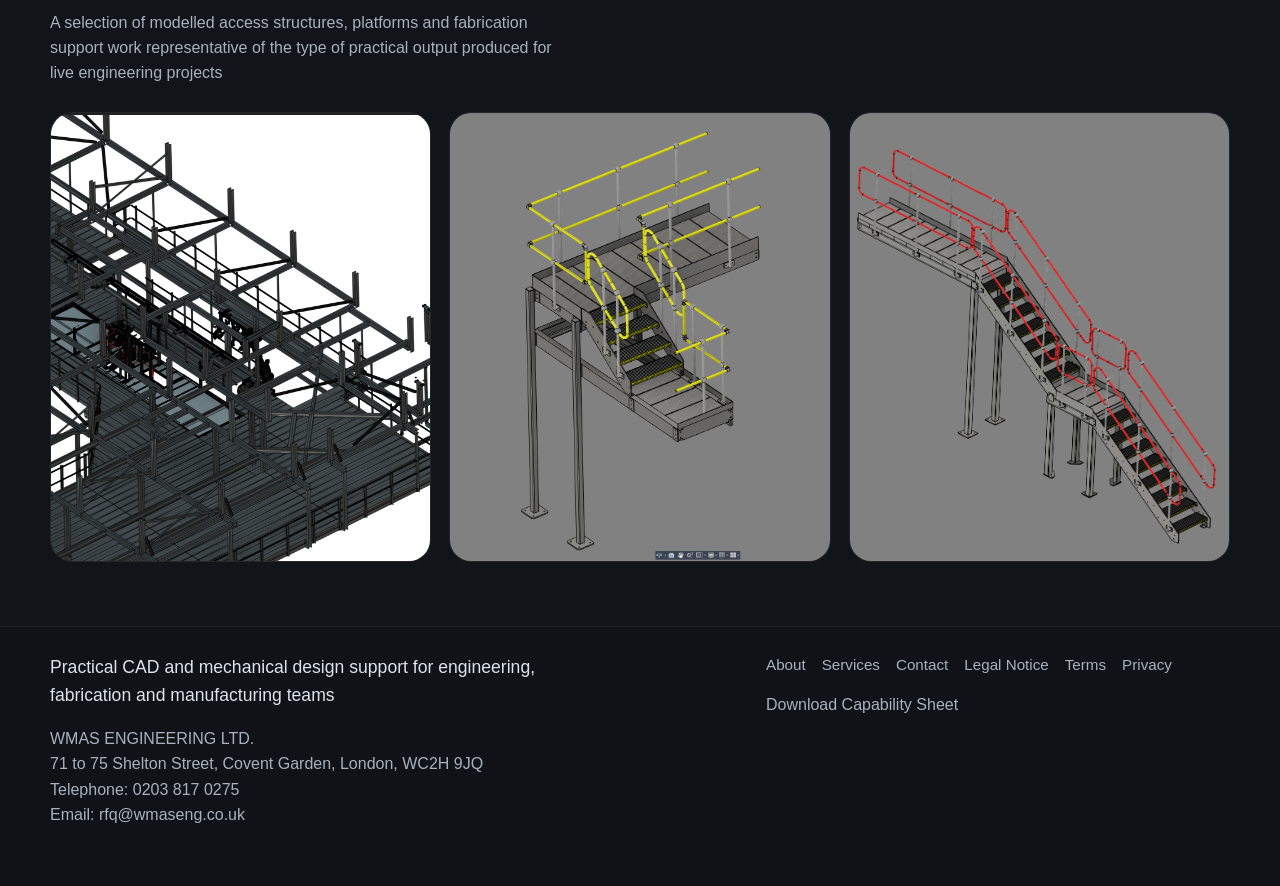
<file: services.html>
<!doctype html>
<html lang="en">
<head>
  <meta charset="utf-8">
  <meta name="viewport" content="width=device-width, initial-scale=1">
  <title>Services | WMAS ENGINEERING LTD.</title>
  <link rel="stylesheet" href="assets/css/styles.css">
</head>
<body>
  <header class="site-header">
    <div class="container header-inner">
      <a class="brand" href="index.html">
        <img src="assets/img/wmaslogo.png" alt="WMAS Engineering logo">
        <div class="brand-text">
          <strong>WMAS ENGINEERING LTD.</strong>
          <span>Precision CAD and Mechanical Design Support</span>
        </div>
      </a>
      <button class="nav-toggle" type="button" data-nav-toggle>Menu</button>
      <nav class="main-nav">
        <ul>
          <li><a href="index.html">Home</a></li>
          <li><a href="about.html">About</a></li>
          <li><a href="services.html" class="active">Services</a></li>
          <li><a href="contact.html">Contact</a></li>
          <li><a href="legal-notice.html">Legal Notice</a></li>
          <li><a href="terms.html">Terms and Conditions</a></li>
          <li><a href="privacy.html">Privacy Policy</a></li>
        </ul>
      </nav>
    </div>
  </header>

  <section class="page-hero">
    <div class="bg" style="background-image:url('assets/img/hero-production-line.jpg')"></div>
    <div class="container">
      <span class="eyebrow">WMAS ENGINEERING LTD.</span>
      <h1>Practical CAD, drawing and design support</h1>
<p class="lead" style="max-width:82ch">Services are structured around practical delivery, clear technical output and support for real production environments</p>
    </div>
  </section>

  <section class="section">
    <div class="container">
<div class="section-head" style="max-width:900px">
  <h2>Core services</h2>
  <p class="muted" style="max-width:90ch">WMAS ENGINEERING LTD. provides CAD and mechanical design support for engineering, fabrication and manufacturing projects. Services are built around practical delivery, clear technical output and dependable support for real production environments</p>
</div>

      <div class="grid-3">
        <div class="card">
          <h3>Mechanical Design and CAD Modelling</h3>
          <p class="muted">Creation and development of clean 3D models for fabricated structures, plant support equipment, access systems and mechanical assemblies</p>
        </div>

        <div class="card">
          <h3>Fabrication Drawings and Detailing</h3>
          <p class="muted">Production of clear drawing packs to support manufacture, assembly and installation, with attention to revision control, usability and fabrication flow</p>
        </div>

        <div class="card">
          <h3>Steelwork, Access Platforms and Stair Systems</h3>
          <p class="muted">Design support for access and egress structures including platforms, walkways, landings, staircases, guardrails and associated steelwork</p>
        </div>

        <div class="card">
          <h3>Equipment and Plant Layouts</h3>
          <p class="muted">Layout modelling and spatial coordination for equipment, plant areas, automation cells and constrained site conditions</p>
        </div>

        <div class="card">
          <h3>Legacy Model Updates and 2D to 3D Conversion</h3>
          <p class="muted">Support for updating older models, cleaning CAD data and converting existing information into structured 3D output</p>
        </div>

        <div class="card">
          <h3>Additional Design Capacity</h3>
          <p class="muted">Flexible support for businesses that need reliable CAD and drawing output during peak workload periods or for self contained project packages</p>
        </div>
      </div>
    </div>
  </section>

  <section class="section section-alt">
    <div class="container">
      <div class="section-head">
        <h2>Sectors supported</h2>
        <p class="muted">Automotive bodyshop and automation cells, fabrication and structural steelwork, materials handling and conveyors, robotics integration and guarding, general manufacturing and access structures</p>
      </div>

      <div class="grid-4">
        <div class="feature-card">
          <h3>Automotive bodyshop</h3>
          <p class="muted">Automation cells, steelwork interfaces and live production support</p>
        </div>

        <div class="feature-card">
          <h3>Fabrication and steelwork</h3>
          <p class="muted">Fabrication ready output for platforms, support structures and related assemblies</p>
        </div>

        <div class="feature-card">
          <h3>Materials handling</h3>
          <p class="muted">Conveyors, transfer structures and plant related layout support</p>
        </div>

        <div class="feature-card">
          <h3>Access systems</h3>
          <p class="muted">Walkways, landings, staircases and safe access arrangements</p>
        </div>
      </div>
    </div>
  </section>

  <section class="section">
    <div class="container">
      <div class="section-head">
        <h2>Example project types</h2>
        <p class="muted">A selection of modelled access structures, platforms and fabrication support work representative of the type of practical output produced for live engineering projects</p>
      </div>

      <div class="project-strip">
        <div class="media-card">
          <img src="assets/img/sliding-maintenance-platform.png" alt="Sliding maintenance platform">
        </div>
        <div class="media-card">
          <img src="assets/img/platform-stairs-model.png" alt="Platform stairs model">
        </div>
        <div class="media-card">
          <img src="assets/img/small-staircase-model.png" alt="Small staircase model">
        </div>
      </div>
    </div>
  </section>

  <footer class="site-footer">
    <div class="container footer-inner">
      <div>
        <div class="tagline">Practical CAD and mechanical design support for engineering, fabrication and manufacturing teams</div>
        <p class="small">WMAS ENGINEERING LTD.<br>71 to 75 Shelton Street, Covent Garden, London, WC2H 9JQ<br>Telephone: 0203 817 0275<br>Email: rfq@wmaseng.co.uk</p>
      </div>
      <div>
        <div class="footer-links">
          <a href="about.html">About</a>
          <a href="services.html">Services</a>
          <a href="contact.html">Contact</a>
          <a href="legal-notice.html">Legal Notice</a>
          <a href="terms.html">Terms</a>
          <a href="privacy.html">Privacy</a>
        </div>
        <p class="small" style="margin-top:14px"><a href="assets/docs/Capabilities-Sheet-WMAS.pdf" download>Download Capability Sheet</a></p>
      </div>
    </div>
  </footer>

  <script src="assets/js/site.js"></script>
</body>
</html>
</file>
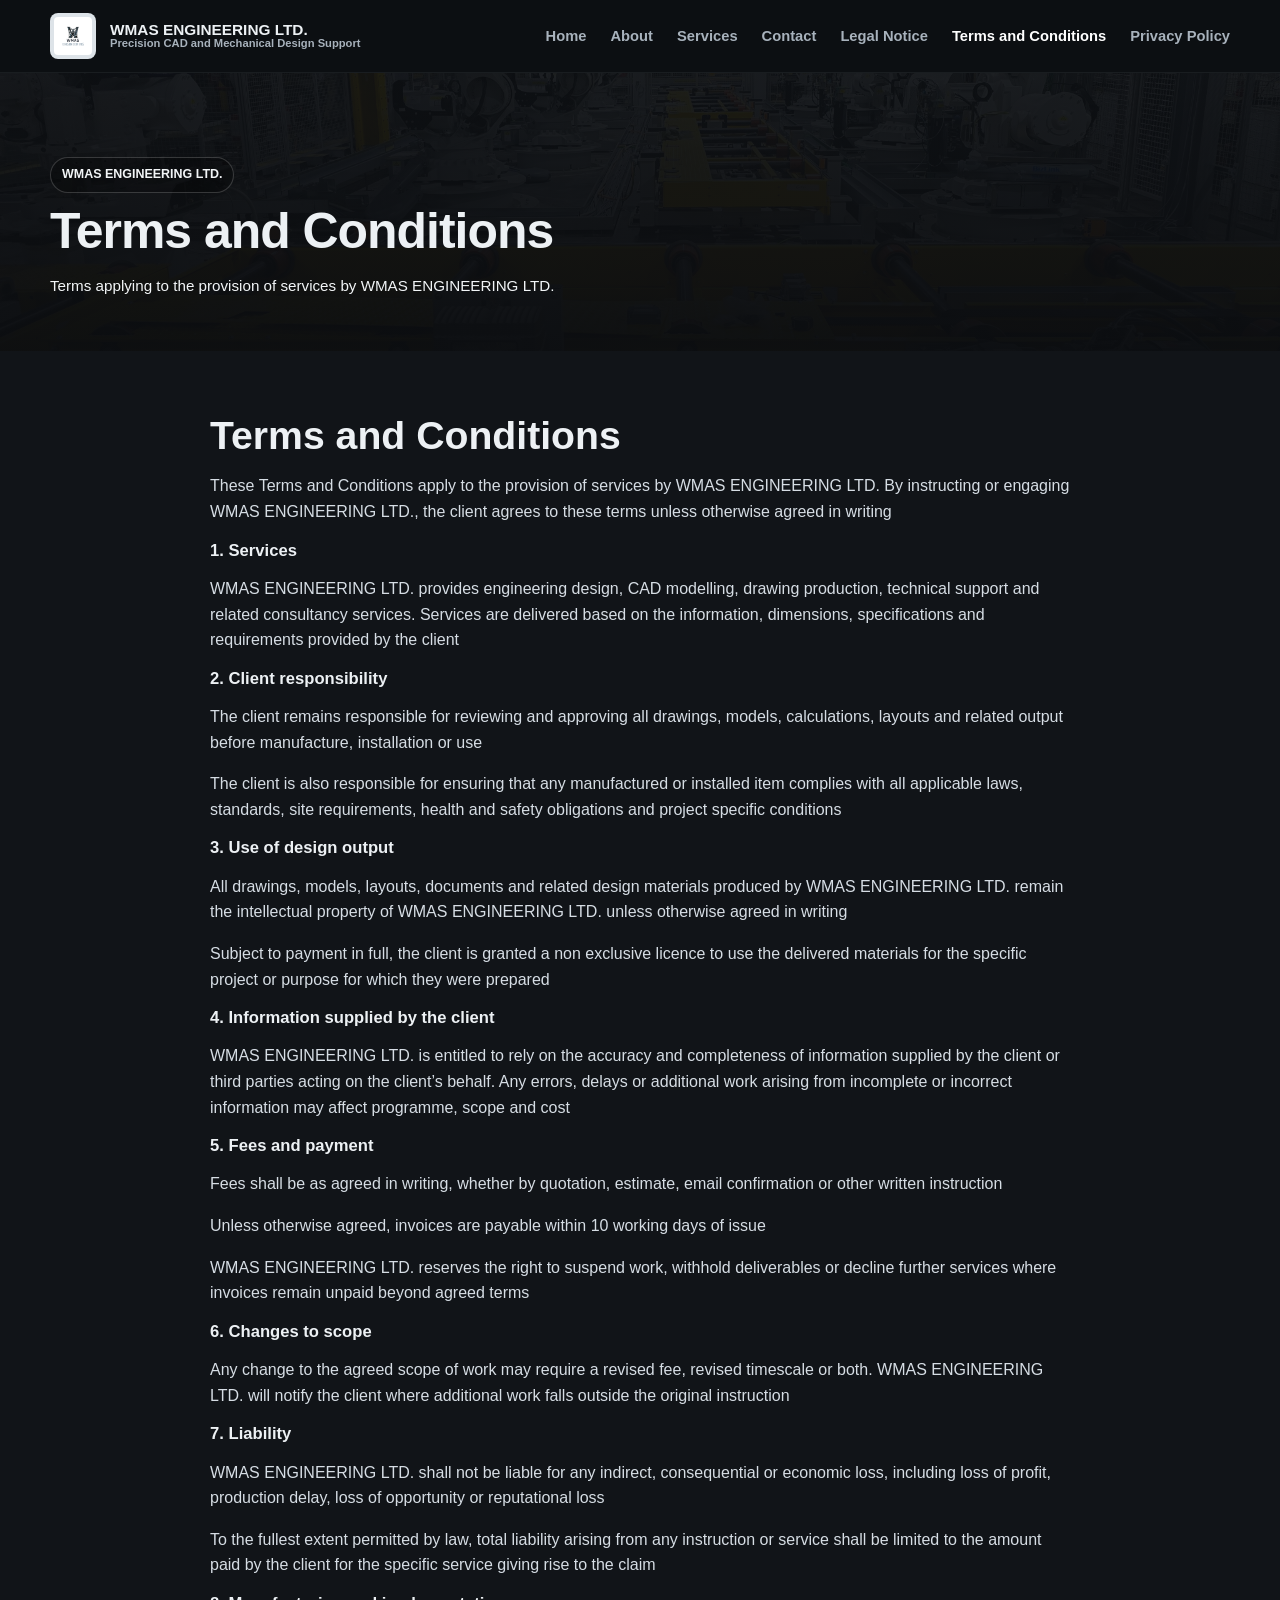
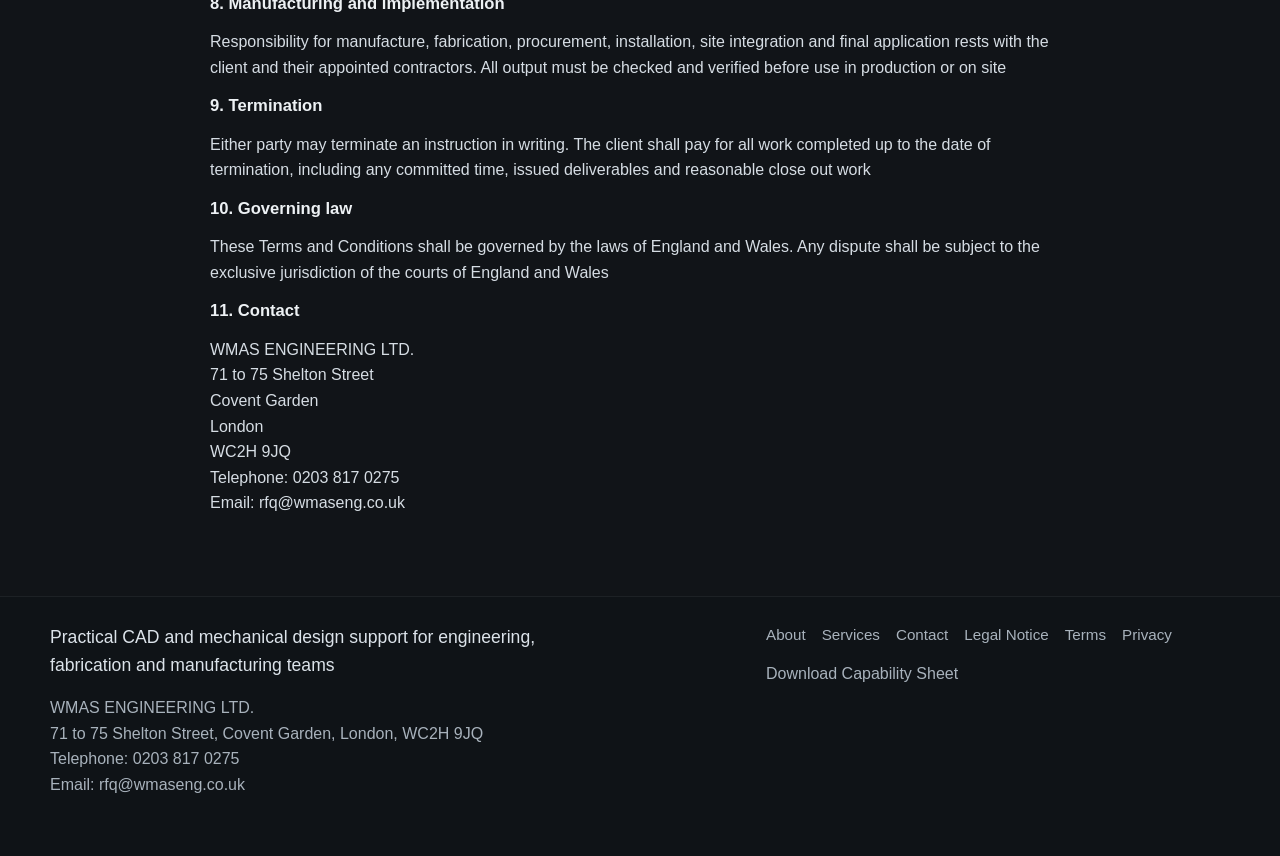
<file: terms.html>
<!doctype html><html lang="en"><head><meta charset="utf-8"><meta name="viewport" content="width=device-width, initial-scale=1"><title>Terms and Conditions | WMAS ENGINEERING LTD.</title><link rel="stylesheet" href="assets/css/styles.css"></head><body><header class="site-header"><div class="container header-inner"><a class="brand" href="index.html"><img src="assets/img/wmaslogo.png" alt="WMAS Engineering logo"><div class="brand-text"><strong>WMAS ENGINEERING LTD.</strong><span>Precision CAD and Mechanical Design Support</span></div></a><button class="nav-toggle" type="button" data-nav-toggle>Menu</button><nav class="main-nav"><ul><li><a href="index.html" class="">Home</a></li><li><a href="about.html" class="">About</a></li><li><a href="services.html" class="">Services</a></li><li><a href="contact.html" class="">Contact</a></li><li><a href="legal-notice.html" class="">Legal Notice</a></li><li><a href="terms.html" class="active">Terms and Conditions</a></li><li><a href="privacy.html" class="">Privacy Policy</a></li></ul></nav></div></header><section class="page-hero"><div class="bg" style="background-image:url('assets/img/hero-production-line.jpg')"></div><div class="container"><span class="eyebrow">WMAS ENGINEERING LTD.</span><h1>Terms and Conditions</h1><p class="lead">Terms applying to the provision of services by WMAS ENGINEERING LTD.</p></div></section><section class='section'><div class='container reading'><h2>Terms and Conditions</h2><p>These Terms and Conditions apply to the provision of services by WMAS ENGINEERING LTD. By instructing or engaging WMAS ENGINEERING LTD., the client agrees to these terms unless otherwise agreed in writing</p><h3>1. Services</h3><p>WMAS ENGINEERING LTD. provides engineering design, CAD modelling, drawing production, technical support and related consultancy services. Services are delivered based on the information, dimensions, specifications and requirements provided by the client</p><h3>2. Client responsibility</h3><p>The client remains responsible for reviewing and approving all drawings, models, calculations, layouts and related output before manufacture, installation or use</p><p>The client is also responsible for ensuring that any manufactured or installed item complies with all applicable laws, standards, site requirements, health and safety obligations and project specific conditions</p><h3>3. Use of design output</h3><p>All drawings, models, layouts, documents and related design materials produced by WMAS ENGINEERING LTD. remain the intellectual property of WMAS ENGINEERING LTD. unless otherwise agreed in writing</p><p>Subject to payment in full, the client is granted a non exclusive licence to use the delivered materials for the specific project or purpose for which they were prepared</p><h3>4. Information supplied by the client</h3><p>WMAS ENGINEERING LTD. is entitled to rely on the accuracy and completeness of information supplied by the client or third parties acting on the client’s behalf. Any errors, delays or additional work arising from incomplete or incorrect information may affect programme, scope and cost</p><h3>5. Fees and payment</h3><p>Fees shall be as agreed in writing, whether by quotation, estimate, email confirmation or other written instruction</p><p>Unless otherwise agreed, invoices are payable within 10 working days of issue</p><p>WMAS ENGINEERING LTD. reserves the right to suspend work, withhold deliverables or decline further services where invoices remain unpaid beyond agreed terms</p><h3>6. Changes to scope</h3><p>Any change to the agreed scope of work may require a revised fee, revised timescale or both. WMAS ENGINEERING LTD. will notify the client where additional work falls outside the original instruction</p><h3>7. Liability</h3><p>WMAS ENGINEERING LTD. shall not be liable for any indirect, consequential or economic loss, including loss of profit, production delay, loss of opportunity or reputational loss</p><p>To the fullest extent permitted by law, total liability arising from any instruction or service shall be limited to the amount paid by the client for the specific service giving rise to the claim</p><h3>8. Manufacturing and implementation</h3><p>Responsibility for manufacture, fabrication, procurement, installation, site integration and final application rests with the client and their appointed contractors. All output must be checked and verified before use in production or on site</p><h3>9. Termination</h3><p>Either party may terminate an instruction in writing. The client shall pay for all work completed up to the date of termination, including any committed time, issued deliverables and reasonable close out work</p><h3>10. Governing law</h3><p>These Terms and Conditions shall be governed by the laws of England and Wales. Any dispute shall be subject to the exclusive jurisdiction of the courts of England and Wales</p><h3>11. Contact</h3><p>WMAS ENGINEERING LTD.<br>71 to 75 Shelton Street<br>Covent Garden<br>London<br>WC2H 9JQ<br>Telephone: 0203 817 0275<br>Email: rfq@wmaseng.co.uk</p></div></section><footer class="site-footer"><div class="container footer-inner"><div><div class="tagline">Practical CAD and mechanical design support for engineering, fabrication and manufacturing teams</div><p class="small">WMAS ENGINEERING LTD.<br>71 to 75 Shelton Street, Covent Garden, London, WC2H 9JQ<br>Telephone: 0203 817 0275<br>Email: rfq@wmaseng.co.uk</p></div><div><div class="footer-links"><a href="about.html">About</a><a href="services.html">Services</a><a href="contact.html">Contact</a><a href="legal-notice.html">Legal Notice</a><a href="terms.html">Terms</a><a href="privacy.html">Privacy</a></div><p class="small" style="margin-top:14px"><a href="assets/docs/Capabilities-Sheet-WMAS.pdf" download>Download Capability Sheet</a></p></div></div></footer><script src="assets/js/site.js"></script></body></html>
</file>
<file: assets/css/styles.css>
:root{
  --bg:#111418;
  --panel:#171c21;
  --panel2:#1d2329;
  --text:#edf1f4;
  --muted:#a8b2bc;
  --line:#2a3138;
  --accent:#d0a52f;
  --max:1180px;
}

*{box-sizing:border-box}

html{scroll-behavior:smooth}

body{
  margin:0;
  font-family:Inter,Segoe UI,Arial,sans-serif;
  background:var(--bg);
  color:var(--text);
  line-height:1.6;
}

img{
  max-width:100%;
  display:block;
}

a{
  color:inherit;
  text-decoration:none;
}

.container{
  width:min(var(--max),calc(100% - 40px));
  margin:0 auto;
}

.site-header{
  position:sticky;
  top:0;
  z-index:50;
  background:rgba(12,15,19,.94);
  backdrop-filter:blur(10px);
  border-bottom:1px solid rgba(255,255,255,.06);
}

.header-inner{
  min-height:72px;
  display:flex;
  align-items:center;
  justify-content:space-between;
  gap:20px;
}

.brand{
  display:flex;
  align-items:center;
  gap:14px;
  font-weight:800;
  min-width:0;
}

.brand img{
  width:46px;
  height:46px;
  object-fit:contain;
  border-radius:8px;
  background:#dde3e8;
  padding:4px;
  flex:0 0 auto;
}

.brand-text{
  display:flex;
  flex-direction:column;
  line-height:1.05;
  min-width:0;
}

.brand-text strong{
  font-size:.96rem;
}

.brand-text span{
  font-size:.7rem;
  color:var(--muted);
  font-weight:600;
}

.nav-toggle{
  display:none;
}

.main-nav ul{
  list-style:none;
  padding:0;
  margin:0;
  display:flex;
  gap:24px;
  flex-wrap:wrap;
}

.main-nav a{
  color:var(--muted);
  font-size:.92rem;
  font-weight:600;
}

.main-nav a:hover,
.main-nav a.active{
  color:#fff;
}

.hero{
  position:relative;
  min-height:70vh;
  overflow:hidden;
}

.hero:before{
  content:"";
  position:absolute;
  inset:0;
  background:linear-gradient(180deg,rgba(8,10,12,.36),rgba(8,10,12,.72));
}

.hero-media{
  position:absolute;
  inset:0;
  background-size:cover;
  background-position:center;
  filter:saturate(.92) brightness(.76);
}

.hero-shell{
  position:relative;
  min-height:70vh;
  display:flex;
  align-items:center;
  justify-content:flex-start;
  width:min(1500px,calc(100% - 40px));
  margin:0 auto;
  padding:56px 0 56px 165px;
}

.hero-panel{
  width:min(555px,100%);
  background:linear-gradient(180deg,rgba(15,19,24,.40),rgba(15,19,24,.46));
  border:1px solid rgba(255,255,255,.10);
  border-radius:22px;
  padding:28px 26px;
  box-shadow:0 18px 44px rgba(0,0,0,.22);
  backdrop-filter:blur(8px);
}

.eyebrow{
  display:inline-block;
  padding:7px 11px;
  border:1px solid rgba(255,255,255,.18);
  border-radius:999px;
  color:#f2f5f7;
  background:rgba(0,0,0,.24);
  font-size:.78rem;
  font-weight:700;
  text-transform:uppercase;
  margin-bottom:14px;
}

h1,
h2,
h3{
  line-height:1.08;
  margin:0 0 16px;
}

h1{
  font-size:clamp(2.1rem,3.9vw,3.5rem);
  line-height:1;
  letter-spacing:-.02em;
}

h2{
  font-size:clamp(1.65rem,3.6vw,2.45rem);
}

h3{
  font-size:1.04rem;
  line-height:1.16;
  margin:0 0 8px;
}

.lead{
  font-size:.95rem;
  color:#f2f5f7;
  max-width:66ch;
  margin-top:12px;
  line-height:1.65;
}

.hero-actions,
.cta-row{
  display:flex;
  gap:14px;
  flex-wrap:wrap;
  margin-top:22px;
}

.btn{
  display:inline-flex;
  align-items:center;
  justify-content:center;
  min-height:46px;
  padding:0 18px;
  border-radius:12px;
  border:1px solid var(--line);
  background:transparent;
  color:#fff;
  font-weight:700;
  cursor:pointer;
  transition:transform .15s ease, background-color .15s ease, border-color .15s ease, color .15s ease, box-shadow .15s ease;
}

.btn:hover,
.btn:focus-visible{
  transform:translateY(-1px);
  box-shadow:0 10px 24px rgba(0,0,0,.22);
}

.btn:focus-visible{
  outline:2px solid rgba(255,255,255,.28);
  outline-offset:2px;
}

.btn-primary{
  background:var(--accent);
  border-color:var(--accent);
  color:#0f1318;
}

.section{
  padding:64px 0;
}

.section-alt{
  background:linear-gradient(180deg,#13181d,#1a2026);
}

.section-head{
  max-width:620px;
  margin-bottom:26px;
}

.section-head p{
  margin:0;
  max-width:58ch;
  line-height:1.55;
}

.muted,
.small{
  color:var(--muted);
}

.grid-2{
  display:grid;
  grid-template-columns:1.06fr .94fr;
  gap:28px;
  align-items:center;
}

.grid-3{
  display:grid;
  grid-template-columns:repeat(3,minmax(0,1fr));
  gap:16px;
  align-items:stretch;
}

.grid-4{
  display:grid;
  grid-template-columns:repeat(4,minmax(0,1fr));
  gap:20px;
}

.card,
.feature-card,
.info-panel,
.form-panel{
  background:linear-gradient(180deg,rgba(25,31,37,.96),rgba(20,25,30,.96));
  border:1px solid rgba(255,255,255,.06);
  border-radius:18px;
  padding:18px 18px 16px;
  box-shadow:0 12px 30px rgba(0,0,0,.18);
  transition:transform .2s ease, box-shadow .2s ease, border-color .2s ease, background .2s ease;
}

.card:hover,
.feature-card:hover,
.info-panel:hover,
.form-panel:hover{
  transform:translateY(-4px);
  border-color:rgba(208,165,47,.38);
  box-shadow:0 18px 40px rgba(0,0,0,.28), 0 0 22px rgba(208,165,47,.12);
  background:linear-gradient(180deg,rgba(28,35,42,.98),rgba(21,27,32,.98));
}

.feature-card{
  min-height:100%;
  display:flex;
  flex-direction:column;
  justify-content:flex-start;
}

.feature-card:before{
  content:"";
  display:block;
  width:30px;
  height:3px;
  background:var(--accent);
  margin-bottom:10px;
  border-radius:999px;
}

.feature-card p{
  margin:0;
  font-size:.94rem;
  line-height:1.5;
}

.media-card{
  border-radius:22px;
  overflow:hidden;
  border:1px solid rgba(255,255,255,.08);
}

.media-card img{
  width:100%;
  height:100%;
  object-fit:cover;
}

.page-about .split-panel .media-card{
  aspect-ratio:1 / 1;
}

.project-strip{
  display:grid;
  grid-template-columns:repeat(3,minmax(0,1fr));
  gap:18px;
}

.split-panel{
  display:grid;
  grid-template-columns:1fr 1fr;
  gap:20px;
}

.page-hero{
  padding:84px 0 38px;
  position:relative;
  overflow:hidden;
}

.page-hero .bg{
  position:absolute;
  inset:0;
  background-size:cover;
  background-position:center;
  opacity:.18;
}

.page-hero:after{
  content:"";
  position:absolute;
  inset:0;
  background:linear-gradient(180deg,rgba(11,13,16,.62),rgba(11,13,16,.92));
}

.page-hero .container{
  position:relative;
  z-index:1;
}

.reading{
  width:min(860px,100%);
}

.reading p,
.reading li{
  color:#d6dde4;
}

.contact-wrap{
  display:grid;
  grid-template-columns:.9fr 1.1fr;
  gap:26px;
  align-items:start;
}

.contact-wrap > .card,
.contact-wrap > .form-panel,
.contact-wrap > .info-panel{
  height:auto;
}

.download-box{
  display:flex;
  align-items:center;
  justify-content:space-between;
  gap:18px;
  flex-wrap:wrap;
  padding:24px;
  border:1px solid rgba(255,255,255,.08);
  border-radius:18px;
  background:rgba(255,255,255,.03);
}

.contact-meta p{
  margin:0 0 14px;
}

.form-grid{
  display:grid;
  grid-template-columns:1fr 1fr;
  gap:16px;
}

.form-group{
  display:flex;
  flex-direction:column;
  gap:8px;
}

.form-group.full{
  grid-column:1/-1;
}

label{
  font-weight:700;
  color:#d7dee5;
}

input,
textarea,
select{
  width:100%;
  background:#0f1318;
  color:#fff;
  border:1px solid #2b3239;
  border-radius:12px;
  min-height:48px;
  padding:12px 14px;
  font:inherit;
}

textarea{
  min-height:160px;
  resize:vertical;
}

.notice{
  margin-top:14px;
  padding:12px 14px;
  border-radius:12px;
  border:1px solid rgba(255,255,255,.08);
  background:rgba(255,255,255,.03);
}

.site-footer{
  border-top:1px solid rgba(255,255,255,.06);
  padding:26px 0 42px;
  background:#0f1317;
}

.footer-inner{
  display:grid;
  grid-template-columns:1.2fr .8fr;
  gap:20px;
}

.footer-links{
  display:flex;
  gap:16px;
  flex-wrap:wrap;
  color:var(--muted);
  font-size:.95rem;
}

.tagline{
  font-size:1.1rem;
  color:#dce3ea;
  max-width:58ch;
}

@media (max-width:980px){
  .grid-2,
  .split-panel,
  .contact-wrap,
  .footer-inner{
    grid-template-columns:1fr;
  }

  .grid-3,
  .grid-4{
    grid-template-columns:1fr 1fr;
  }

  .page-about .split-panel .media-card{
    aspect-ratio:16 / 10;
  }
}

@media (max-width:760px){
  .container{
    width:min(var(--max),calc(100% - 24px));
  }

  .nav-toggle{
    display:inline-flex;
    align-items:center;
    justify-content:center;
    width:46px;
    height:46px;
    border-radius:12px;
    border:1px solid var(--line);
    background:transparent;
    color:#fff;
    cursor:pointer;
  }

  .main-nav{
    display:none;
    position:absolute;
    left:12px;
    right:12px;
    top:68px;
    background:rgba(17,20,24,.98);
    border:1px solid rgba(255,255,255,.08);
    border-radius:18px;
    padding:16px;
  }

  .main-nav.open{
    display:block;
  }

  .main-nav ul{
    flex-direction:column;
    align-items:flex-start;
    gap:14px;
  }

  .hero,
  .hero-shell{
    min-height:58vh;
  }

  .hero-shell{
    padding:40px 0;
    justify-content:flex-start;
    width:min(100%,calc(100% - 24px));
  }

  .hero-panel{
    padding:24px 20px;
    width:100%;
  }

  h1{
    max-width:none;
    font-size:clamp(1.9rem,9vw,3rem);
  }

  .grid-3,
  .grid-4,
  .project-strip,
  .form-grid{
    grid-template-columns:1fr;
  }

  .page-about .split-panel .media-card{
    aspect-ratio:auto;
  }
}
</file>
